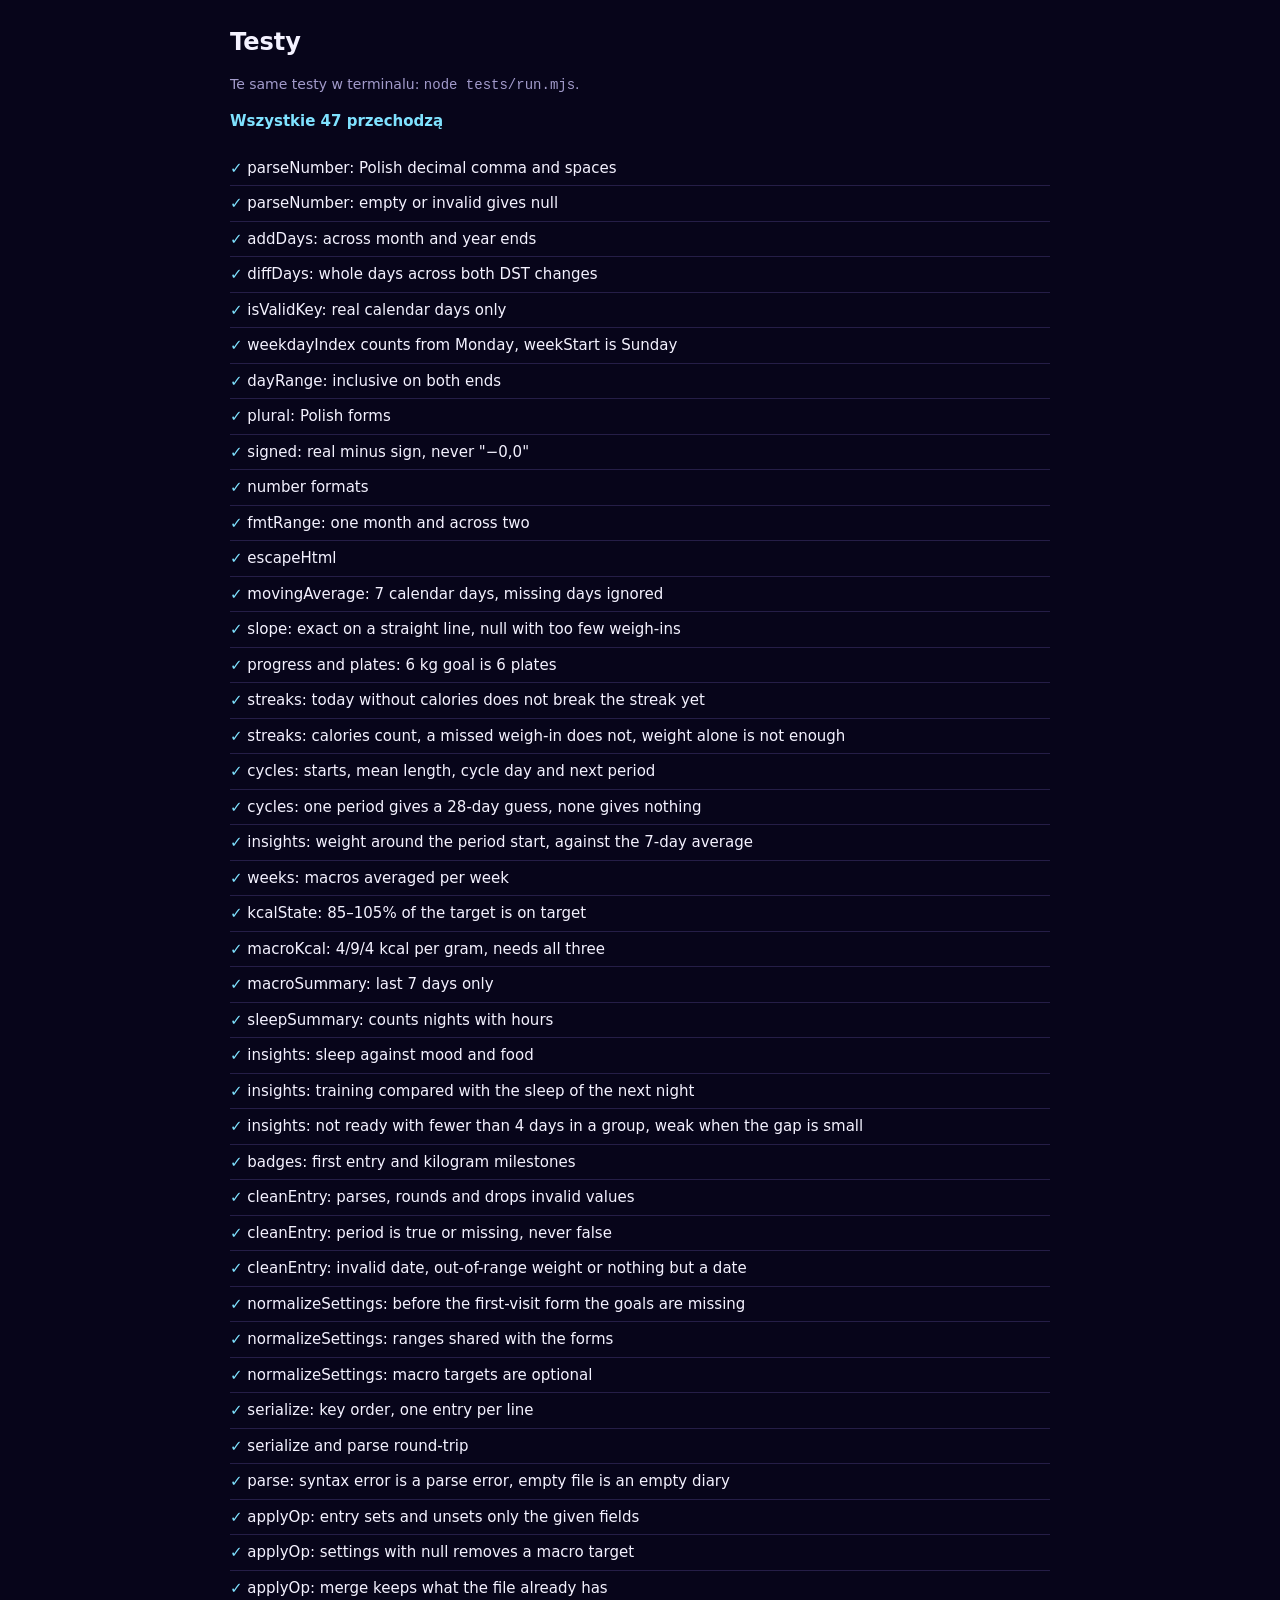
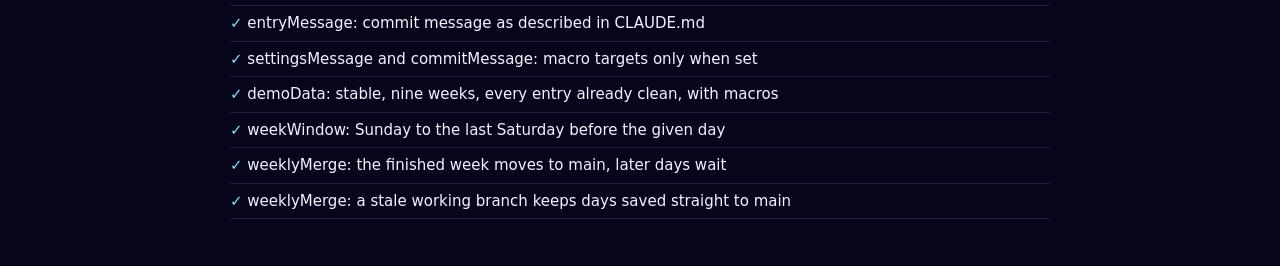
<file: tests/index.html>
<!doctype html>
<html lang="pl">
<head>
  <meta charset="utf-8">
  <meta name="viewport" content="width=device-width, initial-scale=1">
  <title>Testy: Dziennik Wercii</title>
  <style>
    :root { color-scheme: dark; --bg: #07051A; --ink: #F4F2FF; --muted: #A29BCB; --ok: #7FE2FF; --bad: #FF6F88; --rule: #251E47; }
    body { margin: 0; padding: 24px 16px 48px; background: var(--bg); color: var(--ink); font: 15px/1.5 system-ui, sans-serif; }
    main { max-width: 820px; margin: 0 auto; }
    h1 { margin: 0 0 4px; font-size: 24px; }
    #summary { margin: 0 0 18px; font-weight: 600; }
    #summary.ok { color: var(--ok); }
    #summary.bad { color: var(--bad); }
    ol { margin: 0; padding: 0; list-style: none; }
    li { padding: 6px 0; border-bottom: 1px solid var(--rule); }
    li.ok::before { content: '✓ '; color: var(--ok); }
    li.bad::before { content: '✗ '; color: var(--bad); }
    pre { margin: 6px 0 0; padding: 10px; overflow-x: auto; background: #110C27; color: var(--bad); font-size: 13px; white-space: pre-wrap; }
    .hint { color: var(--muted); font-size: 14px; }
  </style>
</head>
<body>
  <main>
    <h1>Testy</h1>
    <p class="hint">Te same testy w terminalu: <code>node tests/run.mjs</code>.</p>
    <p id="summary">Uruchamiam…</p>
    <ol id="results"></ol>
  </main>

  <script src="../web/wercia/js/utils.js"></script>
  <script src="../web/wercia/js/stats.js"></script>
  <script src="../web/wercia/js/store.js"></script>
  <script src="harness.js"></script>
  <script src="utils.test.js"></script>
  <script src="stats.test.js"></script>
  <script src="store.test.js"></script>
  <script>
    (function () {
      const r = DFTest.run();
      const summary = document.getElementById('summary');
      summary.textContent = r.failed
        ? `${r.failed} z ${r.results.length} nie przechodzi`
        : `Wszystkie ${r.results.length} przechodzą`;
      summary.className = r.failed ? 'bad' : 'ok';
      document.title = `${r.failed ? '✗' : '✓'} Testy: Dziennik Wercii`;
      const list = document.getElementById('results');
      // Failures first, so they don't hide in a long list.
      r.results.slice().sort((a, b) => a.ok - b.ok).forEach((t) => {
        const li = document.createElement('li');
        li.className = t.ok ? 'ok' : 'bad';
        li.textContent = t.name;
        if (!t.ok) {
          const pre = document.createElement('pre');
          pre.textContent = t.error;
          li.append(pre);
        }
        list.append(li);
      });
      window.testResults = r;
    })();
  </script>
</body>
</html>
</file>
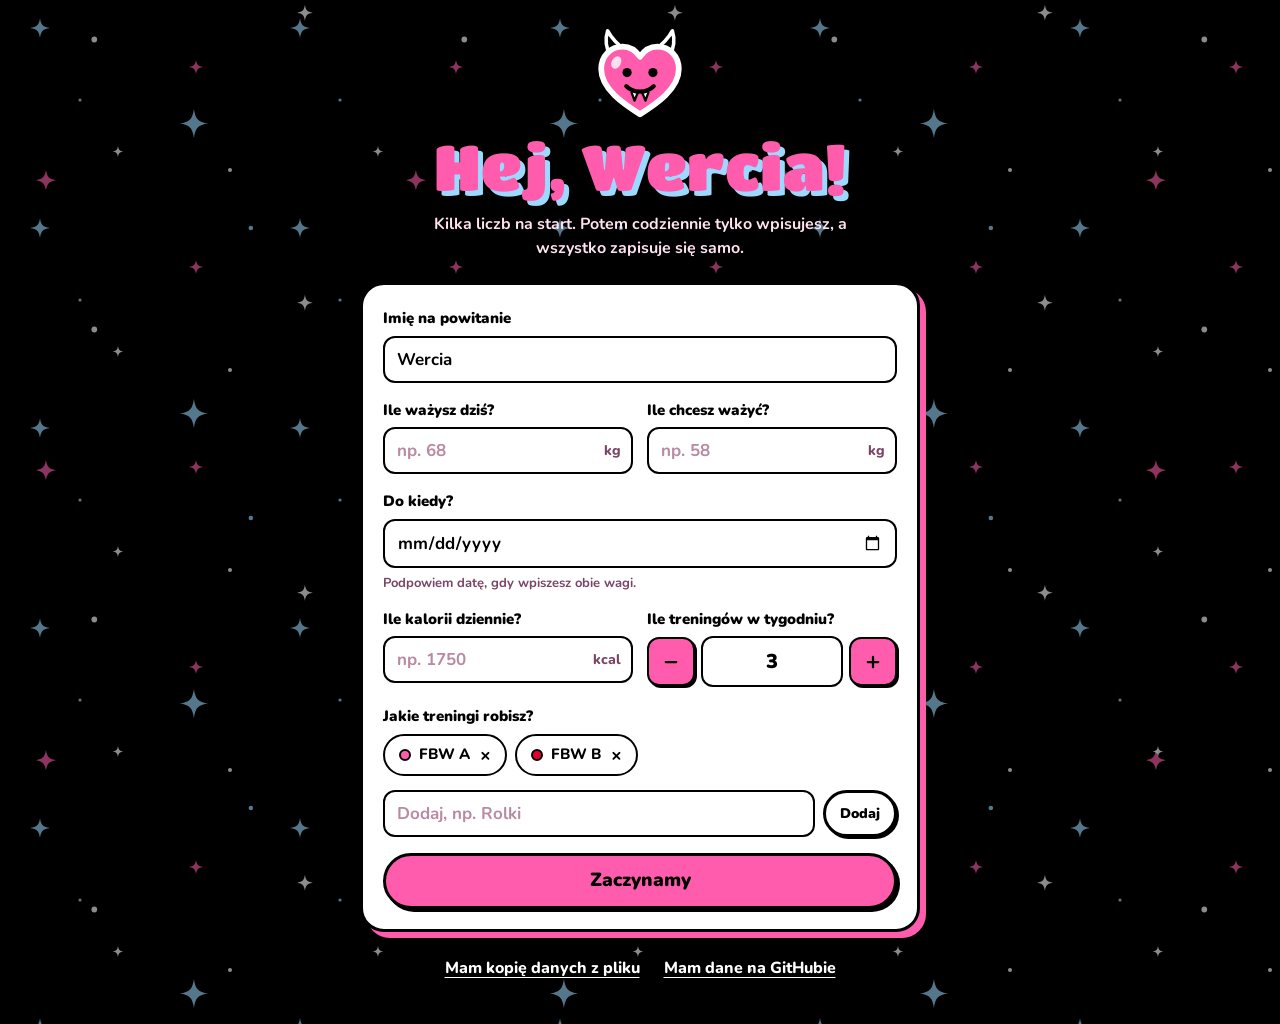
<file: web/wercia/index.html>
<!doctype html>
<html lang="pl">
<head>
  <meta charset="utf-8">
  <meta name="viewport" content="width=device-width, initial-scale=1, viewport-fit=cover">
  <title>Dziennik formy Wercii</title>
  <meta name="description" content="Waga, kalorie, treningi, samopoczucie i sen dzień po dniu.">
  <meta name="color-scheme" content="light">
  <meta name="theme-color" content="#0B0006">
  <meta name="mobile-web-app-capable" content="yes">
  <meta name="apple-mobile-web-app-capable" content="yes">
  <meta name="apple-mobile-web-app-title" content="Wercia">
  <link rel="icon" href="icons/favicon.svg" type="image/svg+xml">
  <link rel="apple-touch-icon" href="icons/apple-touch-icon.png">
  <link rel="manifest" href="manifest.webmanifest">
  <link rel="stylesheet" href="css/fonts.css">
  <link rel="stylesheet" href="css/wercia.css">
</head>
<body class="is-loading">
  <svg class="sprite" aria-hidden="true" focusable="false">
    <symbol id="i-logo" viewBox="0 0 64 64">
      <path d="M12 21C8 14 7.5 8 9.5 2c3 5.5 7.5 10 12.5 13.5z" fill="#000" stroke-width="2.5" stroke-linejoin="round" style="stroke: var(--logo-edge, none)"/>
      <path d="M52 21c4-7 4.5-13 2.5-19-3 5.5-7.5 10-12.5 13.5z" fill="#000" stroke-width="2.5" stroke-linejoin="round" style="stroke: var(--logo-edge, none)"/>
      <path d="M32 60C21 53 5 42.5 5 28.5 5 19.5 11.5 13 20 13c5 0 9 2.6 12 7 3-4.4 7-7 12-7 8.5 0 15 6.5 15 15.5C59 42.5 43 53 32 60z" fill="#FF5CAD" stroke-width="4" stroke-linejoin="round" style="stroke: var(--logo-edge, #000)"/>
      <path d="M26 44.5l2.2 6 2.3-5.6M33.5 44.9l2.3 5.6 2.2-6" fill="#FFF" stroke="#000" stroke-width="1.6" stroke-linejoin="round"/>
      <path d="M22.5 40.5c5 5 14 5 19 0" fill="none" stroke="#000" stroke-width="3" stroke-linecap="round"/>
      <circle cx="23" cy="31" r="3.2" fill="#000"/><circle cx="41" cy="31" r="3.2" fill="#000"/>
      <ellipse cx="15.5" cy="24" rx="3.2" ry="4.6" fill="#FFF" opacity=".8" transform="rotate(28 15.5 24)"/>
    </symbol>
    <symbol id="i-heart" viewBox="0 0 24 22"><path d="M12 21.4 10.6 20.1C5.4 15.4 2 12.3 2 8.5 2 5.4 4.4 3 7.5 3c1.7 0 3.4.8 4.5 2.1C13.1 3.8 14.8 3 16.5 3 19.6 3 22 5.4 22 8.5c0 3.8-3.4 6.9-8.6 11.6z"/></symbol>
    <symbol id="i-settings" viewBox="0 0 24 24"><path d="M4 7h8M18 7h2M4 17h2M12 17h8" fill="none" stroke="currentColor" stroke-width="2.4" stroke-linecap="round"/><circle cx="15" cy="7" r="2.6" fill="none" stroke="currentColor" stroke-width="2.4"/><circle cx="9" cy="17" r="2.6" fill="none" stroke="currentColor" stroke-width="2.4"/></symbol>
    <symbol id="i-plus" viewBox="0 0 24 24"><path d="M12 5v14M5 12h14" fill="none" stroke="currentColor" stroke-width="3" stroke-linecap="round"/></symbol>
    <symbol id="i-minus" viewBox="0 0 24 24"><path d="M5 12h14" fill="none" stroke="currentColor" stroke-width="3" stroke-linecap="round"/></symbol>
    <symbol id="i-close" viewBox="0 0 24 24"><path d="M6 6l12 12M18 6 6 18" fill="none" stroke="currentColor" stroke-width="2.6" stroke-linecap="round"/></symbol>
  </svg>

  <template id="onboarding-tpl">
    <section class="onboarding" id="onboarding" aria-labelledby="ob-title">
      <div class="ob-inner">
        <svg class="ob-mark" aria-hidden="true"><use href="#i-logo"/></svg>
        <h1 id="ob-title">Hej, Wercia!</h1>
        <p class="ob-lead">Kilka liczb na start. Potem codziennie tylko wpisujesz, a wszystko zapisuje się samo.</p>

        <form class="ob-card" id="ob-form" novalidate>
          <div class="field">
            <label for="ob-name">Imię na powitanie</label>
            <input id="ob-name" autocomplete="given-name" maxlength="40">
          </div>
          <div class="grid-2">
            <div class="field">
              <label for="ob-weight">Ile ważysz dziś?</label>
              <div class="with-unit"><input id="ob-weight" inputmode="decimal" autocomplete="off" placeholder="np. 68"><span class="unit">kg</span></div>
            </div>
            <div class="field">
              <label for="ob-target">Ile chcesz ważyć?</label>
              <div class="with-unit"><input id="ob-target" inputmode="decimal" autocomplete="off" placeholder="np. 58"><span class="unit">kg</span></div>
            </div>
          </div>
          <div class="field">
            <label for="ob-date">Do kiedy?</label>
            <input id="ob-date" type="date">
            <p class="hint" id="ob-date-hint"></p>
          </div>
          <div class="grid-2">
            <div class="field">
              <label for="ob-kcal">Ile kalorii dziennie?</label>
              <div class="with-unit"><input id="ob-kcal" inputmode="numeric" autocomplete="off" placeholder="np. 1750"><span class="unit">kcal</span></div>
              <p class="hint" id="ob-kcal-hint"></p>
            </div>
            <div class="field">
              <label for="ob-weekly">Ile treningów w tygodniu?</label>
              <div class="stepper is-count">
                <button type="button" class="step" data-count="-1" aria-label="Mniej treningów"><svg aria-hidden="true"><use href="#i-minus"/></svg></button>
                <input id="ob-weekly" inputmode="numeric" autocomplete="off" value="3">
                <button type="button" class="step" data-count="1" aria-label="Więcej treningów"><svg aria-hidden="true"><use href="#i-plus"/></svg></button>
              </div>
            </div>
          </div>
          <fieldset class="field">
            <legend>Jakie treningi robisz?</legend>
            <div class="chips" id="ob-trainings"></div>
            <div class="add-row">
              <input id="ob-new-training" maxlength="24" autocomplete="off" placeholder="Dodaj, np. Rolki" aria-label="Nowy rodzaj treningu">
              <button type="button" class="btn btn-small" id="ob-add">Dodaj</button>
            </div>
          </fieldset>
          <p class="form-error" id="ob-error" role="alert" hidden></p>
          <button type="submit" class="btn btn-primary btn-big">Zaczynamy</button>
        </form>

        <div class="ob-more">
          <button type="button" class="link" id="ob-import">Mam kopię danych z pliku</button>
          <button type="button" class="link" id="ob-sync">Mam dane na GitHubie</button>
        </div>
      </div>
    </section>
  </template>

  <header class="topbar" id="topbar" hidden>
    <div class="brand">
      <svg class="brand-mark" aria-hidden="true"><use href="#i-logo"/></svg>
      <span>Wercia</span>
    </div>
    <div class="topbar-actions">
      <button type="button" class="streak" id="streak" hidden>
        <span class="streak-fire" aria-hidden="true">🔥</span>
        <span class="streak-num" id="streak-num"></span>
        <span class="streak-unit" id="streak-unit"></span>
      </button>
      <button class="icon-btn" id="btn-settings" type="button" aria-label="Ustawienia" title="Ustawienia">
        <svg aria-hidden="true"><use href="#i-settings"/></svg>
      </button>
    </div>
  </header>

  <div class="banner" id="banner" hidden>
    <div class="banner-inner">
      <p id="banner-text"></p>
      <button type="button" class="banner-action" id="banner-action"></button>
    </div>
  </div>

  <main id="app" hidden>
    <nav class="tabs" id="tabs" aria-label="Widok">
      <div class="tabs-inner" role="tablist">
        <button type="button" role="tab" id="tab-przeglad" data-tab="przeglad" aria-selected="true">Przegląd</button>
        <button type="button" role="tab" id="tab-tygodnie" data-tab="tygodnie" aria-selected="false">Tygodnie</button>
        <button type="button" role="tab" id="tab-dziennik" data-tab="dziennik" aria-selected="false">Dziennik</button>
      </div>
    </nav>

    <section class="stage" data-panel="przeglad" aria-labelledby="hello">
      <div class="stage-inner">
        <div class="stage-top">
          <h1 id="hello">Hej.</h1>
          <p class="today-line" id="today-line"></p>
        </div>

        <figure class="barbell-figure">
          <div class="barbell" id="barbell"></div>
          <figcaption class="barbell-caption" id="barbell-caption"></figcaption>
        </figure>

        <div class="readout" id="readout" hidden>
          <div class="readout-main">
            <p class="big" id="trend-weight"></p>
            <p class="big-sub" id="trend-sub"></p>
          </div>
          <dl class="facts" id="facts"></dl>
        </div>

        <div class="coach">
          <svg class="coach-mark" aria-hidden="true"><use href="#i-logo"/></svg>
          <p id="coach"></p>
        </div>
      </div>
    </section>

    <div class="wrap">
      <section class="today card" id="today" data-panel="przeglad" aria-labelledby="today-title">
        <div class="today-head">
          <h2 id="today-title">Dziś <small id="today-date"></small></h2>
          <p class="save-state" id="today-state" aria-live="polite"></p>
          <button type="button" class="btn btn-small" id="btn-other-day">Inny dzień</button>
        </div>
        <div class="ef" id="today-form"></div>
      </section>

      <section class="tiles" id="tiles" data-panel="przeglad" aria-label="Kafelki. Stuknij, żeby zobaczyć szczegóły."></section>

      <!-- Szczegóły do kafelków: każdy kafelek otwiera jedną kartę. -->
      <div class="details">
      <dialog class="detail" id="d-weight" aria-labelledby="h-weight">
        <button type="button" class="icon-btn detail-close" data-close aria-label="Zamknij">
          <svg aria-hidden="true"><use href="#i-close"/></svg>
        </button>
      <section class="block" aria-labelledby="h-weight">
        <div class="block-head">
          <h2 id="h-weight">Waga</h2>
          <div class="seg" id="range" role="group" aria-label="Zakres wykresów">
            <button type="button" data-range="30" aria-pressed="true">30 dni</button>
            <button type="button" data-range="90" aria-pressed="false">90 dni</button>
            <button type="button" data-range="all" aria-pressed="false">Całość</button>
          </div>
        </div>
        <div class="panel">
          <div class="legend" aria-hidden="true">
            <span class="lg"><i class="sw sw-line" style="--c: var(--pink)"></i>średnia z 7 dni</span>
            <span class="lg"><i class="sw sw-dot" style="--c: var(--black)"></i>pomiar</span>
            <span class="lg"><i class="sw sw-dash" style="--c: var(--blue-line)"></i>plan</span>
            <span class="lg" data-legend="period" hidden><i class="sw sw-sq" style="--c: var(--period-band); border-color: transparent"></i>okres</span>
          </div>
          <div class="chart-box">
            <canvas id="chart-weight" role="img" aria-label="Wykres wagi: pomiary, średnia z 7 dni i plan"></canvas>
            <p class="chart-empty" hidden>Brak pomiarów wagi w tym okresie.</p>
          </div>
        </div>
      </section>
      </dialog>
      <dialog class="detail" id="d-kcal" aria-labelledby="h-kcal">
        <button type="button" class="icon-btn detail-close" data-close aria-label="Zamknij">
          <svg aria-hidden="true"><use href="#i-close"/></svg>
        </button>
      <section class="block" aria-labelledby="h-kcal">
        <div class="block-head"><h2 id="h-kcal">Kalorie</h2></div>
        <div class="panel">
          <div class="legend" aria-hidden="true">
            <span class="lg"><i class="sw sw-bar" style="--c: var(--pink)"></i>w celu</span>
            <span class="lg"><i class="sw sw-bar" style="--c: var(--red)"></i>ponad cel</span>
            <span class="lg"><i class="sw sw-bar" style="--c: var(--blue)"></i>poniżej celu</span>
            <span class="lg"><i class="sw sw-dash" style="--c: var(--black)"></i>cel</span>
          </div>
          <div class="chart-box">
            <canvas id="chart-kcal" role="img" aria-label="Wykres kalorii dziennie względem celu"></canvas>
            <p class="chart-empty" hidden>Brak wpisów kalorii w tym okresie.</p>
          </div>
        </div>
      </section>
      </dialog>
      <dialog class="detail" id="d-macro" aria-labelledby="h-macro">
        <button type="button" class="icon-btn detail-close" data-close aria-label="Zamknij">
          <svg aria-hidden="true"><use href="#i-close"/></svg>
        </button>
      <section class="block" aria-labelledby="h-macro">
        <div class="block-head">
          <h2 id="h-macro">Makro</h2>
          <p class="block-note" id="macro-note"></p>
        </div>
        <div class="panel">
          <div class="legend" aria-hidden="true">
            <span class="lg"><i class="sw sw-bar" style="--c: var(--macro-protein)"></i>białko</span>
            <span class="lg"><i class="sw sw-bar" style="--c: var(--macro-fat)"></i>tłuszcze</span>
            <span class="lg"><i class="sw sw-bar" style="--c: var(--macro-carbs)"></i>węgle</span>
            <span class="lg"><i class="sw sw-dash" style="--c: var(--black)"></i>cel kalorii</span>
          </div>
          <div class="chart-box">
            <canvas id="chart-macro" role="img" aria-label="Wykres kalorii z białka, tłuszczów i węglowodanów dziennie"></canvas>
            <p class="chart-empty" hidden>Brak wpisów makro w tym okresie.</p>
          </div>
          <p class="caption">Słupek to kalorie z makro: białko i węgle po 4 kcal na gram, tłuszcze 9.</p>
        </div>
      </section>
      </dialog>
      <dialog class="detail" id="d-sleep" aria-labelledby="h-sleep">
        <button type="button" class="icon-btn detail-close" data-close aria-label="Zamknij">
          <svg aria-hidden="true"><use href="#i-close"/></svg>
        </button>
      <section class="block" aria-labelledby="h-sleep">
        <div class="block-head"><h2 id="h-sleep">Sen</h2></div>
        <div class="panel">
          <div class="legend" aria-hidden="true">
            <span class="lg"><i class="sw sw-bar" style="--c: var(--blue)"></i>7 h i więcej</span>
            <span class="lg"><i class="sw sw-bar" style="--c: var(--blush-strong)"></i>mniej niż 7 h</span>
            <span class="lg"><i class="sw sw-dash" style="--c: var(--black)"></i>zalecane minimum</span>
          </div>
          <div class="chart-box">
            <canvas id="chart-sleep" role="img" aria-label="Wykres godzin snu względem 7 godzin"></canvas>
            <p class="chart-empty" hidden>Brak wpisów snu w tym okresie.</p>
          </div>
          <h3 class="chart-sub">Ocena snu <small>0–100</small></h3>
          <div class="chart-box is-short">
            <canvas id="chart-sleep-score" role="img" aria-label="Wykres oceny snu w skali 0–100"></canvas>
            <p class="chart-empty" hidden>Brak ocen snu w tym okresie.</p>
          </div>
        </div>
      </section>
      </dialog>
      <dialog class="detail" id="d-train" aria-labelledby="h-train">
        <button type="button" class="icon-btn detail-close" data-close aria-label="Zamknij">
          <svg aria-hidden="true"><use href="#i-close"/></svg>
        </button>
      <section class="block" aria-labelledby="h-train">
        <div class="block-head">
          <h2 id="h-train">Treningi</h2>
          <p class="block-note" id="train-count"></p>
        </div>
        <div class="panel">
          <div class="heatmap" id="heatmap" role="img"></div>
          <p class="caption" id="heat-caption"></p>
          <div class="legend" id="heat-legend"></div>
        </div>
      </section>
      </dialog>
      <dialog class="detail" id="d-insights" aria-labelledby="h-insights">
        <button type="button" class="icon-btn detail-close" data-close aria-label="Zamknij">
          <svg aria-hidden="true"><use href="#i-close"/></svg>
        </button>
      <section class="block" aria-labelledby="h-insights">
        <div class="block-head">
          <h2 id="h-insights">Zależności</h2>
          <p class="block-note">ostatnie 90 dni</p>
        </div>
        <ul class="insights" id="insights"></ul>
        <p class="caption" id="insights-caption"></p>
      </section>
      </dialog>
      <dialog class="detail" id="d-badges" aria-labelledby="h-badges">
        <button type="button" class="icon-btn detail-close" data-close aria-label="Zamknij">
          <svg aria-hidden="true"><use href="#i-close"/></svg>
        </button>
      <section class="block" aria-labelledby="h-badges">
        <div class="block-head">
          <h2 id="h-badges">Odznaki</h2>
          <p class="block-note" id="badges-count"></p>
        </div>
        <ul class="badges" id="badges"></ul>
        <p class="caption" id="badge-caption" aria-live="polite"></p>
      </section>
      </dialog>
      <dialog class="detail" id="d-mood" aria-labelledby="h-mood">
        <button type="button" class="icon-btn detail-close" data-close aria-label="Zamknij">
          <svg aria-hidden="true"><use href="#i-close"/></svg>
        </button>
      <section class="block" aria-labelledby="h-mood">
        <div class="block-head">
          <h2 id="h-mood">Samopoczucie</h2>
          <p class="block-note" id="mood-note"></p>
        </div>
        <ol class="mood-days" id="mood-days"></ol>
        <p class="caption" id="mood-caption"></p>
      </section>
      </dialog>
      </div>

      <section class="block weeks" id="weeks" data-panel="tygodnie" aria-labelledby="h-weeks">
        <div class="block-head">
          <h2 id="h-weeks">Tygodnie</h2>
          <p class="block-note" id="weeks-note"></p>
        </div>
        <div class="wk-head" aria-hidden="true">
          <span>nd</span><span>pn</span><span>wt</span><span>śr</span><span>czw</span><span>pt</span><span>sob</span>
        </div>
        <div id="weeks-list"></div>
        <button type="button" class="btn" id="btn-weeks-more" hidden>Pokaż starsze tygodnie</button>
      </section>

      <section class="block logbook" id="logbook" data-panel="dziennik" aria-labelledby="h-log">
        <div class="block-head">
          <h2 id="h-log">Dziennik</h2>
          <p class="block-note" id="log-count"></p>
        </div>
        <div class="panel" id="log"></div>
        <button type="button" class="btn" id="btn-more" hidden>Pokaż starsze</button>
      </section>
    </div>
  </main>

  <button type="button" class="fab" id="fab" hidden>
    <svg aria-hidden="true"><use href="#i-plus"/></svg>
    <span>Dodaj wpis</span>
  </button>

  <dialog class="sheet" id="entry-sheet" aria-labelledby="entry-title">
    <div class="sheet-head">
      <h2 id="entry-title">Wpis</h2>
      <button type="button" class="icon-btn" data-close aria-label="Zamknij">
        <svg aria-hidden="true"><use href="#i-close"/></svg>
      </button>
    </div>
    <div class="sheet-body">
      <div class="field">
        <label for="s-date">Dzień</label>
        <div class="date-row">
          <input type="date" id="s-date">
          <button type="button" class="chip day-chip" data-offset="-1" aria-pressed="false">Wczoraj</button>
          <button type="button" class="chip day-chip" data-offset="-2" aria-pressed="false">Przedwczoraj</button>
        </div>
      </div>
      <div class="ef" id="sheet-form"></div>
    </div>
    <div class="sheet-foot">
      <p class="save-state" id="sheet-state" aria-live="polite"></p>
      <button type="button" class="btn btn-danger" id="btn-delete" hidden>Usuń wpis</button>
      <button type="button" class="btn btn-primary" data-close>Gotowe</button>
    </div>
  </dialog>

  <dialog class="sheet" id="settings-sheet" aria-labelledby="settings-title">
    <div class="sheet-head">
      <h2 id="settings-title">Ustawienia</h2>
      <button type="button" class="icon-btn" data-close aria-label="Zamknij">
        <svg aria-hidden="true"><use href="#i-close"/></svg>
      </button>
    </div>
    <div class="sheet-body">
      <section class="settings-group" id="goals-group" aria-labelledby="h-goals">
        <h3 id="h-goals">Cele</h3>
        <form id="goals-form" novalidate>
          <div class="grid-2">
            <div class="field span-2">
              <label for="g-name">Imię na powitanie</label>
              <input id="g-name" autocomplete="off" maxlength="40">
            </div>
            <div class="field">
              <label for="g-startDate">Start</label>
              <input id="g-startDate" type="date">
            </div>
            <div class="field">
              <label for="g-startWeight">Waga na starcie</label>
              <div class="with-unit"><input id="g-startWeight" inputmode="decimal" autocomplete="off"><span class="unit">kg</span></div>
            </div>
            <div class="field">
              <label for="g-targetDate">Termin celu</label>
              <input id="g-targetDate" type="date">
            </div>
            <div class="field">
              <label for="g-targetWeight">Waga docelowa</label>
              <div class="with-unit"><input id="g-targetWeight" inputmode="decimal" autocomplete="off"><span class="unit">kg</span></div>
            </div>
            <div class="field">
              <label for="g-kcal">Kalorie dziennie</label>
              <div class="with-unit"><input id="g-kcal" inputmode="numeric" autocomplete="off"><span class="unit">kcal</span></div>
            </div>
            <fieldset class="field span-2">
              <legend>Makro dziennie <small>opcjonalnie</small></legend>
              <div class="macro-row">
                <div class="field">
                  <label for="g-protein" class="sub-label">Białko</label>
                  <div class="with-unit"><input id="g-protein" inputmode="numeric" autocomplete="off"><span class="unit">g</span></div>
                </div>
                <div class="field">
                  <label for="g-fat" class="sub-label">Tłuszcze</label>
                  <div class="with-unit"><input id="g-fat" inputmode="numeric" autocomplete="off"><span class="unit">g</span></div>
                </div>
                <div class="field">
                  <label for="g-carbs" class="sub-label">Węgle</label>
                  <div class="with-unit"><input id="g-carbs" inputmode="numeric" autocomplete="off"><span class="unit">g</span></div>
                </div>
              </div>
              <p class="hint" id="g-macro-hint"></p>
            </fieldset>
            <div class="field">
              <label for="g-weekly">Treningi w tygodniu</label>
              <input id="g-weekly" inputmode="numeric" autocomplete="off">
            </div>
            <div class="field span-2">
              <label for="g-trainings">Rodzaje treningów</label>
              <input id="g-trainings" autocomplete="off" spellcheck="false">
              <p class="hint">Oddziel przecinkami. Kolejność ustala kolory: różowy, czerwony, błękitny, czarny, biały.</p>
            </div>
          </div>
          <p class="form-msg" id="goals-msg" role="status" hidden></p>
          <div class="row-actions">
            <button type="submit" class="btn btn-primary">Zapisz cele</button>
          </div>
        </form>
      </section>

      <section class="settings-group" id="backup-group" aria-labelledby="h-backup">
        <h3 id="h-backup">Kopia danych</h3>
        <p class="hint" id="backup-hint"></p>
        <div class="row-actions">
          <button type="button" class="btn" id="btn-export">Pobierz kopię</button>
          <button type="button" class="btn" id="btn-import">Wczytaj kopię</button>
        </div>
        <div class="confirm-row" id="import-confirm" hidden>
          <p id="import-summary"></p>
          <div class="row-actions">
            <button type="button" class="btn btn-danger is-armed" id="btn-import-yes">Zastąp moje dane</button>
            <button type="button" class="btn" id="btn-import-no">Anuluj</button>
          </div>
        </div>
        <p class="form-msg" id="backup-msg" role="status" hidden></p>
      </section>

      <section class="settings-group" aria-labelledby="h-sync">
        <h3 id="h-sync">Synchronizacja z GitHubem</h3>
        <p class="hint">Wpisy trafiają do pliku <code>data/wercia.json</code> w repozytorium, więc są na każdym urządzeniu, a Claude i automaty GitHuba mogą je dopisywać i czytać. Repozytorium jest publiczne, żeby te automaty działały bez dodatkowych kluczy, więc dziennik widzi każdy, kto ma link.</p>
        <p class="hint" id="sync-status"></p>
        <form id="sync-form" novalidate>
          <div class="grid-2">
            <div class="field">
              <label for="y-owner">Właściciel</label>
              <input id="y-owner" autocomplete="off" autocapitalize="off" spellcheck="false" placeholder="login na GitHubie">
            </div>
            <div class="field">
              <label for="y-repo">Repozytorium</label>
              <input id="y-repo" autocomplete="off" autocapitalize="off" spellcheck="false" placeholder="np. dziennik-wercii">
            </div>
            <div class="field">
              <label for="y-branch">Gałąź</label>
              <input id="y-branch" autocomplete="off" autocapitalize="off" spellcheck="false" placeholder="main">
            </div>
            <div class="field">
              <label for="y-path">Plik z danymi</label>
              <input id="y-path" autocomplete="off" autocapitalize="off" spellcheck="false" placeholder="data/wercia.json">
            </div>
            <div class="field span-2">
              <label for="y-token">Token GitHuba</label>
              <input id="y-token" type="password" autocomplete="off" autocapitalize="off" spellcheck="false">
              <p class="hint">Fine-grained token: tylko to repozytorium, Contents: Read and write. Zostaje w tej przeglądarce.</p>
            </div>
          </div>
          <p class="form-msg" id="sync-msg" role="status" hidden></p>
          <div class="row-actions">
            <button type="submit" class="btn btn-primary" id="btn-connect">Połącz</button>
            <button type="button" class="btn" id="btn-disconnect" hidden>Rozłącz to urządzenie</button>
          </div>
        </form>
      </section>

      <section class="settings-group" id="reset-group" aria-labelledby="h-reset">
        <h3 id="h-reset">Zacznij od nowa</h3>
        <p class="hint">Usuwa cele i wszystkie wpisy z tej przeglądarki i pokazuje formularz startowy. Plik na GitHubie zostaje.</p>
        <div class="row-actions">
          <button type="button" class="btn btn-danger" id="btn-reset">Usuń dane z tej przeglądarki</button>
        </div>
      </section>
    </div>
  </dialog>

  <input type="file" id="import-file" accept="application/json,.json" hidden>
  <div class="toasts" id="toasts" aria-live="polite"></div>

  <noscript><p class="noscript">Dziennik potrzebuje włączonego JavaScriptu.</p></noscript>

  <script src="vendor/chart.umd.min.js"></script>
  <script src="config.js"></script>
  <script src="js/utils.js"></script>
  <script src="js/stats.js"></script>
  <script src="js/store.js"></script>
  <script src="js/barbell.js"></script>
  <script src="js/charts.js"></script>
  <script src="js/confetti.js"></script>
  <script src="js/app.js"></script>
</body>
</html>
</file>
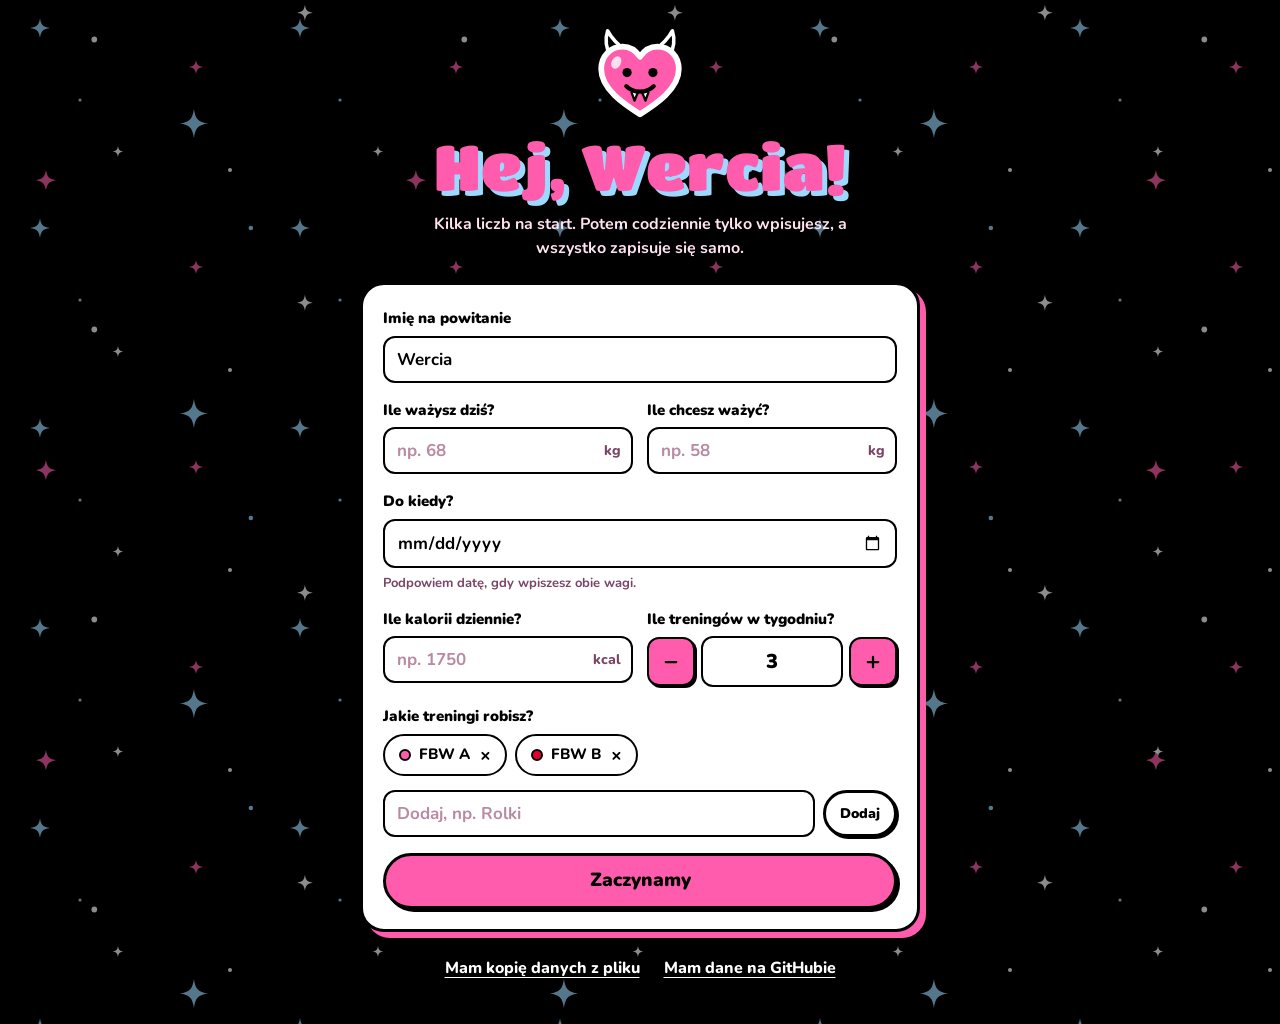
<file: dziennik-formy-wercia/web/wercia/index.html>
<!doctype html>
<html lang="pl">
<head>
  <meta charset="utf-8">
  <meta name="viewport" content="width=device-width, initial-scale=1, viewport-fit=cover">
  <title>Dziennik formy Wercii</title>
  <meta name="description" content="Waga, kalorie, treningi, samopoczucie i sen dzień po dniu.">
  <meta name="color-scheme" content="light">
  <meta name="theme-color" content="#FFE3F0">
  <meta name="mobile-web-app-capable" content="yes">
  <meta name="apple-mobile-web-app-capable" content="yes">
  <meta name="apple-mobile-web-app-title" content="Wercia">
  <link rel="icon" href="icons/favicon.svg" type="image/svg+xml">
  <link rel="apple-touch-icon" href="icons/apple-touch-icon.png">
  <link rel="manifest" href="manifest.webmanifest">
  <link rel="stylesheet" href="css/fonts.css">
  <link rel="stylesheet" href="css/wercia.css">
</head>
<body class="is-loading">
  <svg class="sprite" aria-hidden="true" focusable="false">
    <symbol id="i-logo" viewBox="0 0 64 64">
      <path d="M12 21C8 14 7.5 8 9.5 2c3 5.5 7.5 10 12.5 13.5z" fill="#000" stroke-width="2.5" stroke-linejoin="round" style="stroke: var(--logo-edge, none)"/>
      <path d="M52 21c4-7 4.5-13 2.5-19-3 5.5-7.5 10-12.5 13.5z" fill="#000" stroke-width="2.5" stroke-linejoin="round" style="stroke: var(--logo-edge, none)"/>
      <path d="M32 60C21 53 5 42.5 5 28.5 5 19.5 11.5 13 20 13c5 0 9 2.6 12 7 3-4.4 7-7 12-7 8.5 0 15 6.5 15 15.5C59 42.5 43 53 32 60z" fill="#FF5CAD" stroke-width="4" stroke-linejoin="round" style="stroke: var(--logo-edge, #000)"/>
      <path d="M26 44.5l2.2 6 2.3-5.6M33.5 44.9l2.3 5.6 2.2-6" fill="#FFF" stroke="#000" stroke-width="1.6" stroke-linejoin="round"/>
      <path d="M22.5 40.5c5 5 14 5 19 0" fill="none" stroke="#000" stroke-width="3" stroke-linecap="round"/>
      <circle cx="23" cy="31" r="3.2" fill="#000"/><circle cx="41" cy="31" r="3.2" fill="#000"/>
      <ellipse cx="15.5" cy="24" rx="3.2" ry="4.6" fill="#FFF" opacity=".8" transform="rotate(28 15.5 24)"/>
    </symbol>
    <symbol id="i-heart" viewBox="0 0 24 22"><path d="M12 21.4 10.6 20.1C5.4 15.4 2 12.3 2 8.5 2 5.4 4.4 3 7.5 3c1.7 0 3.4.8 4.5 2.1C13.1 3.8 14.8 3 16.5 3 19.6 3 22 5.4 22 8.5c0 3.8-3.4 6.9-8.6 11.6z"/></symbol>
    <symbol id="i-settings" viewBox="0 0 24 24"><path d="M4 7h8M18 7h2M4 17h2M12 17h8" fill="none" stroke="currentColor" stroke-width="2.4" stroke-linecap="round"/><circle cx="15" cy="7" r="2.6" fill="none" stroke="currentColor" stroke-width="2.4"/><circle cx="9" cy="17" r="2.6" fill="none" stroke="currentColor" stroke-width="2.4"/></symbol>
    <symbol id="i-plus" viewBox="0 0 24 24"><path d="M12 5v14M5 12h14" fill="none" stroke="currentColor" stroke-width="3" stroke-linecap="round"/></symbol>
    <symbol id="i-minus" viewBox="0 0 24 24"><path d="M5 12h14" fill="none" stroke="currentColor" stroke-width="3" stroke-linecap="round"/></symbol>
    <symbol id="i-close" viewBox="0 0 24 24"><path d="M6 6l12 12M18 6 6 18" fill="none" stroke="currentColor" stroke-width="2.6" stroke-linecap="round"/></symbol>
  </svg>

  <template id="onboarding-tpl">
    <section class="onboarding" id="onboarding" aria-labelledby="ob-title">
      <div class="ob-inner">
        <svg class="ob-mark" aria-hidden="true"><use href="#i-logo"/></svg>
        <h1 id="ob-title">Hej, Wercia!</h1>
        <p class="ob-lead">Kilka liczb na start. Potem codziennie tylko wpisujesz, a wszystko zapisuje się samo.</p>

        <form class="ob-card" id="ob-form" novalidate>
          <div class="field">
            <label for="ob-name">Imię na powitanie</label>
            <input id="ob-name" autocomplete="given-name" maxlength="40">
          </div>
          <div class="grid-2">
            <div class="field">
              <label for="ob-weight">Ile ważysz dziś?</label>
              <div class="with-unit"><input id="ob-weight" inputmode="decimal" autocomplete="off" placeholder="np. 68"><span class="unit">kg</span></div>
            </div>
            <div class="field">
              <label for="ob-target">Ile chcesz ważyć?</label>
              <div class="with-unit"><input id="ob-target" inputmode="decimal" autocomplete="off" placeholder="np. 58"><span class="unit">kg</span></div>
            </div>
          </div>
          <div class="field">
            <label for="ob-date">Do kiedy?</label>
            <input id="ob-date" type="date">
            <p class="hint" id="ob-date-hint"></p>
          </div>
          <div class="grid-2">
            <div class="field">
              <label for="ob-kcal">Ile kalorii dziennie?</label>
              <div class="with-unit"><input id="ob-kcal" inputmode="numeric" autocomplete="off" placeholder="np. 1750"><span class="unit">kcal</span></div>
              <p class="hint" id="ob-kcal-hint"></p>
            </div>
            <div class="field">
              <label for="ob-weekly">Ile treningów w tygodniu?</label>
              <div class="stepper is-count">
                <button type="button" class="step" data-count="-1" aria-label="Mniej treningów"><svg aria-hidden="true"><use href="#i-minus"/></svg></button>
                <input id="ob-weekly" inputmode="numeric" autocomplete="off" value="3">
                <button type="button" class="step" data-count="1" aria-label="Więcej treningów"><svg aria-hidden="true"><use href="#i-plus"/></svg></button>
              </div>
            </div>
          </div>
          <fieldset class="field">
            <legend>Jakie treningi robisz?</legend>
            <div class="chips" id="ob-trainings"></div>
            <div class="add-row">
              <input id="ob-new-training" maxlength="24" autocomplete="off" placeholder="Dodaj, np. Rolki" aria-label="Nowy rodzaj treningu">
              <button type="button" class="btn btn-small" id="ob-add">Dodaj</button>
            </div>
          </fieldset>
          <p class="form-error" id="ob-error" role="alert" hidden></p>
          <button type="submit" class="btn btn-primary btn-big">Zaczynamy</button>
        </form>

        <div class="ob-more">
          <button type="button" class="link" id="ob-import">Mam kopię danych z pliku</button>
          <button type="button" class="link" id="ob-sync">Mam dane na GitHubie</button>
        </div>
      </div>
    </section>
  </template>

  <header class="topbar" id="topbar" hidden>
    <div class="brand">
      <svg class="brand-mark" aria-hidden="true"><use href="#i-logo"/></svg>
      <span>Wercia</span>
    </div>
    <div class="topbar-actions">
      <span class="streak" id="streak" hidden></span>
      <button class="icon-btn" id="btn-settings" type="button" aria-label="Ustawienia" title="Ustawienia">
        <svg aria-hidden="true"><use href="#i-settings"/></svg>
      </button>
    </div>
  </header>

  <div class="banner" id="banner" hidden>
    <div class="banner-inner">
      <p id="banner-text"></p>
      <button type="button" class="banner-action" id="banner-action"></button>
    </div>
  </div>

  <main id="app" hidden>
    <section class="stage" aria-labelledby="hello">
      <div class="stage-inner">
        <div class="stage-top">
          <h1 id="hello">Hej.</h1>
          <p class="today-line" id="today-line"></p>
        </div>

        <figure class="barbell-figure">
          <div class="barbell" id="barbell"></div>
          <figcaption class="barbell-caption" id="barbell-caption"></figcaption>
        </figure>

        <div class="readout" id="readout" hidden>
          <div class="readout-main">
            <p class="big" id="trend-weight"></p>
            <p class="big-sub" id="trend-sub"></p>
          </div>
          <dl class="facts" id="facts"></dl>
        </div>

        <div class="coach">
          <svg class="coach-mark" aria-hidden="true"><use href="#i-logo"/></svg>
          <p id="coach"></p>
        </div>
      </div>
    </section>

    <div class="wrap">
      <section class="today card" id="today" aria-labelledby="today-title">
        <div class="today-head">
          <h2 id="today-title">Dziś <small id="today-date"></small></h2>
          <p class="save-state" id="today-state" aria-live="polite"></p>
          <button type="button" class="btn btn-small" id="btn-other-day">Inny dzień</button>
        </div>
        <div class="ef" id="today-form"></div>
      </section>

      <section class="week" id="week" aria-label="Ostatnie 7 dni"></section>

      <div class="columns">
        <div class="col-main">
          <section class="block" aria-labelledby="h-weight">
            <div class="block-head">
              <h2 id="h-weight">Waga</h2>
              <div class="seg" id="range" role="group" aria-label="Zakres wykresów">
                <button type="button" data-range="30" aria-pressed="true">30 dni</button>
                <button type="button" data-range="90" aria-pressed="false">90 dni</button>
                <button type="button" data-range="all" aria-pressed="false">Całość</button>
              </div>
            </div>
            <div class="panel">
              <div class="legend" aria-hidden="true">
                <span class="lg"><i class="sw sw-line" style="--c: var(--pink)"></i>średnia z 7 dni</span>
                <span class="lg"><i class="sw sw-dot" style="--c: var(--black)"></i>pomiar</span>
                <span class="lg"><i class="sw sw-dash" style="--c: var(--blue-line)"></i>plan</span>
              </div>
              <div class="chart-box">
                <canvas id="chart-weight" role="img" aria-label="Wykres wagi: pomiary, średnia z 7 dni i plan"></canvas>
                <p class="chart-empty" hidden>Brak pomiarów wagi w tym okresie.</p>
              </div>
            </div>
          </section>

          <section class="block" aria-labelledby="h-kcal">
            <div class="block-head"><h2 id="h-kcal">Kalorie</h2></div>
            <div class="panel">
              <div class="legend" aria-hidden="true">
                <span class="lg"><i class="sw sw-bar" style="--c: var(--pink)"></i>w celu</span>
                <span class="lg"><i class="sw sw-bar" style="--c: var(--red)"></i>ponad cel</span>
                <span class="lg"><i class="sw sw-bar" style="--c: var(--blue)"></i>poniżej celu</span>
                <span class="lg"><i class="sw sw-dash" style="--c: var(--black)"></i>cel</span>
              </div>
              <div class="chart-box">
                <canvas id="chart-kcal" role="img" aria-label="Wykres kalorii dziennie względem celu"></canvas>
                <p class="chart-empty" hidden>Brak wpisów kalorii w tym okresie.</p>
              </div>
            </div>
          </section>

          <section class="block" aria-labelledby="h-macro">
            <div class="block-head">
              <h2 id="h-macro">Makro</h2>
              <p class="block-note" id="macro-note"></p>
            </div>
            <div class="panel">
              <div class="legend" aria-hidden="true">
                <span class="lg"><i class="sw sw-bar" style="--c: var(--macro-protein)"></i>białko</span>
                <span class="lg"><i class="sw sw-bar" style="--c: var(--macro-fat)"></i>tłuszcze</span>
                <span class="lg"><i class="sw sw-bar" style="--c: var(--macro-carbs)"></i>węgle</span>
                <span class="lg"><i class="sw sw-dash" style="--c: var(--black)"></i>cel kalorii</span>
              </div>
              <div class="chart-box">
                <canvas id="chart-macro" role="img" aria-label="Wykres kalorii z białka, tłuszczów i węglowodanów dziennie"></canvas>
                <p class="chart-empty" hidden>Brak wpisów makro w tym okresie.</p>
              </div>
              <p class="caption">Słupek to kalorie z makro: białko i węgle po 4 kcal na gram, tłuszcze 9.</p>
            </div>
          </section>

          <section class="block" aria-labelledby="h-sleep">
            <div class="block-head"><h2 id="h-sleep">Sen</h2></div>
            <div class="panel">
              <div class="legend" aria-hidden="true">
                <span class="lg"><i class="sw sw-bar" style="--c: var(--blue)"></i>7 h i więcej</span>
                <span class="lg"><i class="sw sw-bar" style="--c: var(--blush-strong)"></i>mniej niż 7 h</span>
                <span class="lg"><i class="sw sw-dash" style="--c: var(--black)"></i>zalecane minimum</span>
              </div>
              <div class="chart-box">
                <canvas id="chart-sleep" role="img" aria-label="Wykres godzin snu względem 7 godzin"></canvas>
                <p class="chart-empty" hidden>Brak wpisów snu w tym okresie.</p>
              </div>
              <h3 class="chart-sub">Ocena snu <small>0–100</small></h3>
              <div class="chart-box is-short">
                <canvas id="chart-sleep-score" role="img" aria-label="Wykres oceny snu w skali 0–100"></canvas>
                <p class="chart-empty" hidden>Brak ocen snu w tym okresie.</p>
              </div>
            </div>
          </section>
        </div>

        <div class="col-side">
          <section class="block" aria-labelledby="h-train">
            <div class="block-head">
              <h2 id="h-train">Treningi</h2>
              <p class="block-note" id="train-count"></p>
            </div>
            <div class="panel">
              <div class="heatmap" id="heatmap" role="img"></div>
              <p class="caption" id="heat-caption"></p>
              <div class="legend" id="heat-legend"></div>
            </div>
          </section>

          <section class="block" aria-labelledby="h-insights">
            <div class="block-head">
              <h2 id="h-insights">Zależności</h2>
              <p class="block-note">ostatnie 90 dni</p>
            </div>
            <ul class="insights" id="insights"></ul>
            <p class="caption" id="insights-caption"></p>
          </section>

          <section class="block" aria-labelledby="h-badges">
            <div class="block-head">
              <h2 id="h-badges">Odznaki</h2>
              <p class="block-note" id="badges-count"></p>
            </div>
            <ul class="badges" id="badges"></ul>
            <p class="caption" id="badge-caption" aria-live="polite"></p>
          </section>
        </div>
      </div>

      <section class="block weeks" id="weeks" aria-labelledby="h-weeks">
        <div class="block-head">
          <h2 id="h-weeks">Tygodnie</h2>
          <p class="block-note" id="weeks-note"></p>
        </div>
        <div class="wk-head" aria-hidden="true">
          <span>pn</span><span>wt</span><span>śr</span><span>czw</span><span>pt</span><span>sob</span><span>nd</span>
        </div>
        <div id="weeks-list"></div>
        <button type="button" class="btn" id="btn-weeks-more" hidden>Pokaż starsze tygodnie</button>
      </section>

      <section class="block logbook" id="logbook" aria-labelledby="h-log">
        <div class="block-head">
          <h2 id="h-log">Dziennik</h2>
          <p class="block-note" id="log-count"></p>
        </div>
        <div class="panel" id="log"></div>
        <button type="button" class="btn" id="btn-more" hidden>Pokaż starsze</button>
      </section>
    </div>
  </main>

  <dialog class="sheet" id="entry-sheet" aria-labelledby="entry-title">
    <div class="sheet-head">
      <h2 id="entry-title">Wpis</h2>
      <button type="button" class="icon-btn" data-close aria-label="Zamknij">
        <svg aria-hidden="true"><use href="#i-close"/></svg>
      </button>
    </div>
    <div class="sheet-body">
      <div class="field">
        <label for="s-date">Dzień</label>
        <div class="date-row">
          <input type="date" id="s-date">
          <button type="button" class="chip day-chip" data-offset="-1" aria-pressed="false">Wczoraj</button>
          <button type="button" class="chip day-chip" data-offset="-2" aria-pressed="false">Przedwczoraj</button>
        </div>
      </div>
      <div class="ef" id="sheet-form"></div>
    </div>
    <div class="sheet-foot">
      <p class="save-state" id="sheet-state" aria-live="polite"></p>
      <button type="button" class="btn btn-danger" id="btn-delete" hidden>Usuń wpis</button>
      <button type="button" class="btn btn-primary" data-close>Gotowe</button>
    </div>
  </dialog>

  <dialog class="sheet" id="settings-sheet" aria-labelledby="settings-title">
    <div class="sheet-head">
      <h2 id="settings-title">Ustawienia</h2>
      <button type="button" class="icon-btn" data-close aria-label="Zamknij">
        <svg aria-hidden="true"><use href="#i-close"/></svg>
      </button>
    </div>
    <div class="sheet-body">
      <section class="settings-group" id="goals-group" aria-labelledby="h-goals">
        <h3 id="h-goals">Cele</h3>
        <form id="goals-form" novalidate>
          <div class="grid-2">
            <div class="field span-2">
              <label for="g-name">Imię na powitanie</label>
              <input id="g-name" autocomplete="off" maxlength="40">
            </div>
            <div class="field">
              <label for="g-startDate">Start</label>
              <input id="g-startDate" type="date">
            </div>
            <div class="field">
              <label for="g-startWeight">Waga na starcie</label>
              <div class="with-unit"><input id="g-startWeight" inputmode="decimal" autocomplete="off"><span class="unit">kg</span></div>
            </div>
            <div class="field">
              <label for="g-targetDate">Termin celu</label>
              <input id="g-targetDate" type="date">
            </div>
            <div class="field">
              <label for="g-targetWeight">Waga docelowa</label>
              <div class="with-unit"><input id="g-targetWeight" inputmode="decimal" autocomplete="off"><span class="unit">kg</span></div>
            </div>
            <div class="field">
              <label for="g-kcal">Kalorie dziennie</label>
              <div class="with-unit"><input id="g-kcal" inputmode="numeric" autocomplete="off"><span class="unit">kcal</span></div>
            </div>
            <fieldset class="field span-2">
              <legend>Makro dziennie <small>opcjonalnie</small></legend>
              <div class="macro-row">
                <div class="field">
                  <label for="g-protein" class="sub-label">Białko</label>
                  <div class="with-unit"><input id="g-protein" inputmode="numeric" autocomplete="off"><span class="unit">g</span></div>
                </div>
                <div class="field">
                  <label for="g-fat" class="sub-label">Tłuszcze</label>
                  <div class="with-unit"><input id="g-fat" inputmode="numeric" autocomplete="off"><span class="unit">g</span></div>
                </div>
                <div class="field">
                  <label for="g-carbs" class="sub-label">Węgle</label>
                  <div class="with-unit"><input id="g-carbs" inputmode="numeric" autocomplete="off"><span class="unit">g</span></div>
                </div>
              </div>
              <p class="hint" id="g-macro-hint"></p>
            </fieldset>
            <div class="field">
              <label for="g-weekly">Treningi w tygodniu</label>
              <input id="g-weekly" inputmode="numeric" autocomplete="off">
            </div>
            <div class="field span-2">
              <label for="g-trainings">Rodzaje treningów</label>
              <input id="g-trainings" autocomplete="off" spellcheck="false">
              <p class="hint">Oddziel przecinkami. Kolejność ustala kolory: różowy, czerwony, błękitny, czarny, biały.</p>
            </div>
          </div>
          <p class="form-msg" id="goals-msg" role="status" hidden></p>
          <div class="row-actions">
            <button type="submit" class="btn btn-primary">Zapisz cele</button>
          </div>
        </form>
      </section>

      <section class="settings-group" id="backup-group" aria-labelledby="h-backup">
        <h3 id="h-backup">Kopia danych</h3>
        <p class="hint" id="backup-hint"></p>
        <div class="row-actions">
          <button type="button" class="btn" id="btn-export">Pobierz kopię</button>
          <button type="button" class="btn" id="btn-import">Wczytaj kopię</button>
        </div>
        <div class="confirm-row" id="import-confirm" hidden>
          <p id="import-summary"></p>
          <div class="row-actions">
            <button type="button" class="btn btn-danger is-armed" id="btn-import-yes">Zastąp moje dane</button>
            <button type="button" class="btn" id="btn-import-no">Anuluj</button>
          </div>
        </div>
        <p class="form-msg" id="backup-msg" role="status" hidden></p>
      </section>

      <section class="settings-group" aria-labelledby="h-sync">
        <h3 id="h-sync">Synchronizacja z GitHubem</h3>
        <p class="hint">Opcjonalna. Wpisy trafiają wtedy także do pliku JSON w repozytorium, więc są na każdym urządzeniu i Claude może je dopisywać z czatu. Plik w publicznym repozytorium widzi każdy, dlatego lepsze jest prywatne.</p>
        <p class="hint" id="sync-status"></p>
        <form id="sync-form" novalidate>
          <div class="grid-2">
            <div class="field">
              <label for="y-owner">Właściciel</label>
              <input id="y-owner" autocomplete="off" autocapitalize="off" spellcheck="false" placeholder="login na GitHubie">
            </div>
            <div class="field">
              <label for="y-repo">Repozytorium</label>
              <input id="y-repo" autocomplete="off" autocapitalize="off" spellcheck="false" placeholder="np. dziennik-wercii">
            </div>
            <div class="field">
              <label for="y-branch">Gałąź</label>
              <input id="y-branch" autocomplete="off" autocapitalize="off" spellcheck="false" placeholder="main">
            </div>
            <div class="field">
              <label for="y-path">Plik z danymi</label>
              <input id="y-path" autocomplete="off" autocapitalize="off" spellcheck="false" placeholder="data/wercia.json">
            </div>
            <div class="field span-2">
              <label for="y-token">Token GitHuba</label>
              <input id="y-token" type="password" autocomplete="off" autocapitalize="off" spellcheck="false">
              <p class="hint">Fine-grained token: tylko to repozytorium, Contents: Read and write. Zostaje w tej przeglądarce.</p>
            </div>
          </div>
          <p class="form-msg" id="sync-msg" role="status" hidden></p>
          <div class="row-actions">
            <button type="submit" class="btn btn-primary" id="btn-connect">Połącz</button>
            <button type="button" class="btn" id="btn-disconnect" hidden>Rozłącz to urządzenie</button>
          </div>
        </form>
      </section>

      <section class="settings-group" id="reset-group" aria-labelledby="h-reset">
        <h3 id="h-reset">Zacznij od nowa</h3>
        <p class="hint">Usuwa cele i wszystkie wpisy z tej przeglądarki i pokazuje formularz startowy. Plik na GitHubie zostaje.</p>
        <div class="row-actions">
          <button type="button" class="btn btn-danger" id="btn-reset">Usuń dane z tej przeglądarki</button>
        </div>
      </section>
    </div>
  </dialog>

  <input type="file" id="import-file" accept="application/json,.json" hidden>
  <div class="toasts" id="toasts" aria-live="polite"></div>

  <noscript><p class="noscript">Dziennik potrzebuje włączonego JavaScriptu.</p></noscript>

  <script src="vendor/chart.umd.min.js"></script>
  <script src="config.js"></script>
  <script src="js/utils.js"></script>
  <script src="js/stats.js"></script>
  <script src="js/store.js"></script>
  <script src="js/barbell.js"></script>
  <script src="js/charts.js"></script>
  <script src="js/confetti.js"></script>
  <script src="js/app.js"></script>
</body>
</html>
</file>
<file: web/wercia/css/fonts.css>
/* Titan One (display) i Nunito (tekst). Pliki z @fontsource, licencja SIL Open Font License 1.1. */
@font-face {
  font-family: 'Titan One';
  font-style: normal;
  font-display: swap;
  font-weight: 400;
  src: url(../fonts/titan-one-latin-ext-400-normal.woff2) format('woff2');
  unicode-range: U+0100-02BA,U+02BD-02C5,U+02C7-02CC,U+02CE-02D7,U+02DD-02FF,U+0304,U+0308,U+0329,U+1D00-1DBF,U+1E00-1E9F,U+1EF2-1EFF,U+2020,U+20A0-20AB,U+20AD-20C0,U+2113,U+2C60-2C7F,U+A720-A7FF;
}
@font-face {
  font-family: 'Titan One';
  font-style: normal;
  font-display: swap;
  font-weight: 400;
  src: url(../fonts/titan-one-latin-400-normal.woff2) format('woff2');
  unicode-range: U+0000-00FF,U+0131,U+0152-0153,U+02BB-02BC,U+02C6,U+02DA,U+02DC,U+0304,U+0308,U+0329,U+2000-206F,U+20AC,U+2122,U+2191,U+2193,U+2212,U+2215,U+FEFF,U+FFFD;
}
@font-face {
  font-family: 'Nunito';
  font-style: normal;
  font-display: swap;
  font-weight: 400;
  src: url(../fonts/nunito-latin-ext-400-normal.woff2) format('woff2');
  unicode-range: U+0100-02BA,U+02BD-02C5,U+02C7-02CC,U+02CE-02D7,U+02DD-02FF,U+0304,U+0308,U+0329,U+1D00-1DBF,U+1E00-1E9F,U+1EF2-1EFF,U+2020,U+20A0-20AB,U+20AD-20C0,U+2113,U+2C60-2C7F,U+A720-A7FF;
}
@font-face {
  font-family: 'Nunito';
  font-style: normal;
  font-display: swap;
  font-weight: 400;
  src: url(../fonts/nunito-latin-400-normal.woff2) format('woff2');
  unicode-range: U+0000-00FF,U+0131,U+0152-0153,U+02BB-02BC,U+02C6,U+02DA,U+02DC,U+0304,U+0308,U+0329,U+2000-206F,U+20AC,U+2122,U+2191,U+2193,U+2212,U+2215,U+FEFF,U+FFFD;
}
@font-face {
  font-family: 'Nunito';
  font-style: normal;
  font-display: swap;
  font-weight: 700;
  src: url(../fonts/nunito-latin-ext-700-normal.woff2) format('woff2');
  unicode-range: U+0100-02BA,U+02BD-02C5,U+02C7-02CC,U+02CE-02D7,U+02DD-02FF,U+0304,U+0308,U+0329,U+1D00-1DBF,U+1E00-1E9F,U+1EF2-1EFF,U+2020,U+20A0-20AB,U+20AD-20C0,U+2113,U+2C60-2C7F,U+A720-A7FF;
}
@font-face {
  font-family: 'Nunito';
  font-style: normal;
  font-display: swap;
  font-weight: 700;
  src: url(../fonts/nunito-latin-700-normal.woff2) format('woff2');
  unicode-range: U+0000-00FF,U+0131,U+0152-0153,U+02BB-02BC,U+02C6,U+02DA,U+02DC,U+0304,U+0308,U+0329,U+2000-206F,U+20AC,U+2122,U+2191,U+2193,U+2212,U+2215,U+FEFF,U+FFFD;
}
@font-face {
  font-family: 'Nunito';
  font-style: normal;
  font-display: swap;
  font-weight: 800;
  src: url(../fonts/nunito-latin-ext-800-normal.woff2) format('woff2');
  unicode-range: U+0100-02BA,U+02BD-02C5,U+02C7-02CC,U+02CE-02D7,U+02DD-02FF,U+0304,U+0308,U+0329,U+1D00-1DBF,U+1E00-1E9F,U+1EF2-1EFF,U+2020,U+20A0-20AB,U+20AD-20C0,U+2113,U+2C60-2C7F,U+A720-A7FF;
}
@font-face {
  font-family: 'Nunito';
  font-style: normal;
  font-display: swap;
  font-weight: 800;
  src: url(../fonts/nunito-latin-800-normal.woff2) format('woff2');
  unicode-range: U+0000-00FF,U+0131,U+0152-0153,U+02BB-02BC,U+02C6,U+02DA,U+02DC,U+0304,U+0308,U+0329,U+2000-206F,U+20AC,U+2122,U+2191,U+2193,U+2212,U+2215,U+FEFF,U+FFFD;
}
@font-face {
  font-family: 'Nunito';
  font-style: normal;
  font-display: swap;
  font-weight: 900;
  src: url(../fonts/nunito-latin-ext-900-normal.woff2) format('woff2');
  unicode-range: U+0100-02BA,U+02BD-02C5,U+02C7-02CC,U+02CE-02D7,U+02DD-02FF,U+0304,U+0308,U+0329,U+1D00-1DBF,U+1E00-1E9F,U+1EF2-1EFF,U+2020,U+20A0-20AB,U+20AD-20C0,U+2113,U+2C60-2C7F,U+A720-A7FF;
}
@font-face {
  font-family: 'Nunito';
  font-style: normal;
  font-display: swap;
  font-weight: 900;
  src: url(../fonts/nunito-latin-900-normal.woff2) format('woff2');
  unicode-range: U+0000-00FF,U+0131,U+0152-0153,U+02BB-02BC,U+02C6,U+02DA,U+02DC,U+0304,U+0308,U+0329,U+2000-206F,U+20AC,U+2122,U+2191,U+2193,U+2212,U+2215,U+FEFF,U+FFFD;
}
</file>
<file: web/wercia/css/wercia.css>
/* Dziennik formy Wercii: słodko, ale z pazurem.
   Stickers: thick black outlines and hard shadows around soft shapes. One loud element: the pink
   barbell on the black stage with its row of fangs. */

:root {
  --black: #000000;
  --white: #FFFFFF;
  --pink: #FF5CAD;
  --pink-soft: #FFB3D9;
  --red: #E4002B;
  --blue: #9BD9FF;
  --blue-line: #2E9BE0;
  --blush: #FFE3F0;
  --blush-strong: #FFC4DF;
  --muted: #7A4466;
  --rule: #F6C6DD;
  /* Macros, bottom to top in the stacked chart. Dark, mid and light, so they stay apart without hue. */
  --macro-protein: var(--red);
  --macro-fat: var(--pink);
  --macro-carbs: var(--blue);
  --period-band: rgba(228, 0, 43, 0.13);
  --line: 3px solid var(--black);
  --shadow: 5px 5px 0 var(--black);
  --shadow-sm: 3px 3px 0 var(--black);
  --pad: 20px;
  --max: 1160px;
  --font-display: 'Titan One', 'Nunito', system-ui, sans-serif;
  --font-ui: 'Nunito', system-ui, -apple-system, 'Segoe UI', Roboto, sans-serif;
  --sparkles: url("data:image/svg+xml,%3Csvg xmlns='http://www.w3.org/2000/svg' width='260' height='200'%3E%3Cg opacity='.55'%3E%3Cpath d='M40 18c1 7 3 9 10 10-7 1-9 3-10 10-1-7-3-9-10-10 7-1 9-3 10-10z' fill='%239BD9FF'/%3E%3Cpath d='M196 60c1 5 2 6 7 7-5 1-6 2-7 7-1-5-2-6-7-7 5-1 6-2 7-7z' fill='%23FF5CAD'/%3E%3Cpath d='M118 146c.7 4 1.5 4.8 5.5 5.5-4 .7-4.8 1.5-5.5 5.5-.7-4-1.5-4.8-5.5-5.5 4-.7 4.8-1.5 5.5-5.5z' fill='%23FFFFFF'/%3E%3Ccircle cx='230' cy='170' r='2' fill='%23FFFFFF'/%3E%3Ccircle cx='80' cy='100' r='1.6' fill='%239BD9FF'/%3E%3C/g%3E%3C/svg%3E");
  color-scheme: light;
}

*, *::before, *::after { box-sizing: border-box; }
html { -webkit-text-size-adjust: 100%; text-size-adjust: 100%; }

body {
  margin: 0;
  min-height: 100vh;
  padding-bottom: calc(110px + env(safe-area-inset-bottom));
  background: var(--black);
  color: var(--black);
  font: 600 16px/1.5 var(--font-ui);
  -webkit-font-smoothing: antialiased;
}
/* space: black sky, red and pink nebulae, kitties in helmets with claws out */
body::before {
  content: '';
  position: fixed;
  inset: 0;
  z-index: -1;
  background:
    url("../img/space.svg") 0 0 / 560px 560px,
    radial-gradient(ellipse 60% 45% at 12% 18%, rgba(228, 0, 43, 0.38), transparent 70%),
    radial-gradient(ellipse 55% 50% at 88% 60%, rgba(255, 92, 173, 0.26), transparent 70%),
    radial-gradient(ellipse 50% 40% at 30% 95%, rgba(228, 0, 43, 0.22), transparent 70%),
    linear-gradient(180deg, #0B0006 0%, #1A0010 55%, #0B0006 100%);
  pointer-events: none;
}

h1, h2, h3, p, ul, dl, dd, figure { margin: 0; }
ul { padding: 0; list-style: none; }
button { font: inherit; color: inherit; }
a { color: inherit; text-underline-offset: 3px; }
[hidden] { display: none !important; }
:focus-visible { outline: 3px solid var(--blue-line); outline-offset: 3px; }
.sprite { position: absolute; width: 0; height: 0; overflow: hidden; }

/* training / badge colours: order of trainings in settings picks the colour */
.t-pink, .b-pink { --c: var(--pink); --on: var(--black); }
.t-red, .b-red { --c: var(--red); --on: var(--white); }
.t-blue, .b-blue { --c: var(--blue); --on: var(--black); }
.t-black, .b-black { --c: var(--black); --on: var(--white); }
.t-white, .b-white { --c: var(--white); --on: var(--black); }
.t-blush, .b-blush { --c: var(--blush-strong); --on: var(--black); }

/* ---------- buttons ---------- */

.btn {
  display: inline-flex;
  align-items: center;
  justify-content: center;
  gap: 8px;
  min-height: 48px;
  padding: 0 20px;
  border: var(--line);
  border-radius: 999px;
  background: var(--white);
  box-shadow: var(--shadow-sm);
  font-weight: 900;
  font-size: 16px;
  cursor: pointer;
  transition: transform 0.08s ease, box-shadow 0.08s ease;
}
.btn:active { transform: translate(2px, 2px); box-shadow: 1px 1px 0 var(--black); }
.btn:disabled { opacity: 0.5; cursor: default; }
.btn-primary { background: var(--pink); }
.btn-small { min-height: 38px; padding: 0 14px; font-size: 14px; box-shadow: 2px 2px 0 var(--black); }
.btn-big { min-height: 56px; font-size: 19px; width: 100%; }
.btn-danger { color: var(--red); }
.btn-danger.is-armed { background: var(--red); color: var(--white); }

.link {
  padding: 4px 2px;
  border: 0;
  background: none;
  color: var(--white);
  font-weight: 800;
  text-decoration: underline;
  text-underline-offset: 4px;
  cursor: pointer;
}

.icon-btn {
  display: inline-grid;
  place-items: center;
  width: 44px;
  height: 44px;
  border: var(--line);
  border-radius: 50%;
  background: var(--white);
  box-shadow: 2px 2px 0 var(--black);
  cursor: pointer;
}
.icon-btn svg { width: 22px; height: 22px; }
.icon-btn:active { transform: translate(1px, 1px); box-shadow: 1px 1px 0 var(--black); }

/* ---------- top bar ---------- */

.topbar {
  display: flex;
  align-items: center;
  justify-content: space-between;
  gap: 12px;
  max-width: var(--max);
  margin: 0 auto;
  padding: calc(10px + env(safe-area-inset-top)) calc(var(--pad) + env(safe-area-inset-right)) 10px calc(var(--pad) + env(safe-area-inset-left));
}
.brand { display: flex; align-items: center; gap: 8px; font-family: var(--font-display); font-size: 26px; line-height: 1; color: var(--white); text-shadow: 2px 2px 0 var(--red); }
.brand-mark { width: 38px; height: 38px; flex: none; --logo-edge: var(--white); }
.topbar-actions { display: flex; align-items: center; gap: 10px; }
/* days in a row with an entry: pink once today is in, dashed while today is still missing */
.streak {
  display: inline-flex;
  align-items: baseline;
  gap: 5px;
  min-height: 44px;
  padding: 0 14px;
  border: var(--line);
  border-radius: 999px;
  background: var(--white);
  box-shadow: 2px 2px 0 var(--black);
  font-weight: 900;
  font-size: 15px;
  line-height: 40px;
  white-space: nowrap;
  cursor: pointer;
  transition: transform 0.08s ease, box-shadow 0.08s ease;
}
.streak:active { transform: translate(1px, 1px); box-shadow: 1px 1px 0 var(--black); }
.streak-num { font-family: var(--font-display); font-weight: 400; font-size: 20px; }
.streak.is-done { background: var(--pink); }
.streak.is-risk { border-style: dashed; background: var(--blush); }
.streak.is-zero .streak-fire { filter: grayscale(1); opacity: 0.55; }
.streak.pop { animation: pop 0.45s ease-out; }

.banner { background: var(--pink); color: var(--black); font-weight: 800; border-bottom: var(--line); }
.banner.is-error { background: var(--red); color: var(--white); }
.banner-inner {
  display: flex;
  flex-wrap: wrap;
  align-items: center;
  justify-content: space-between;
  gap: 8px 16px;
  max-width: var(--max);
  margin: 0 auto;
  padding: 10px var(--pad);
}
.banner-action {
  padding: 5px 14px;
  border: 2px solid currentColor;
  border-radius: 999px;
  background: transparent;
  font-weight: 900;
  font-size: 14px;
  cursor: pointer;
}

/* ---------- stage (hero) ---------- */

.stage {
  position: relative;
  z-index: 1;
  background-color: var(--black);
  background-image: var(--sparkles), var(--sparkles);
  background-size: 260px 200px, 370px 290px;
  background-position: 0 0, 137px 83px;
  color: var(--white);
}
/* the row of fangs along the bottom edge */
.stage::after {
  content: '';
  position: absolute;
  left: 0;
  right: 0;
  bottom: -15px;
  height: 16px;
  background: url("data:image/svg+xml,%3Csvg xmlns='http://www.w3.org/2000/svg' width='26' height='16'%3E%3Cpath d='M0 0h26L13 16z' fill='%23000'/%3E%3C/svg%3E") repeat-x;
  background-size: 26px 16px;
}

.stage-inner {
  display: grid;
  gap: 22px;
  max-width: var(--max);
  margin: 0 auto;
  padding: 26px calc(var(--pad) + env(safe-area-inset-right)) 34px calc(var(--pad) + env(safe-area-inset-left));
}
.stage-top { display: grid; gap: 6px; }
.stage h1 {
  font-family: var(--font-display);
  font-weight: 400;
  font-size: clamp(38px, 7vw, 56px);
  line-height: 1;
  text-shadow: 4px 4px 0 var(--pink);
}
.today-line { color: var(--blue); font-weight: 800; }

.barbell-figure { margin: 0; }
.barbell { max-width: 820px; margin: 0 auto; aspect-ratio: 720 / 176; }
.barbell svg { display: block; width: 100%; height: auto; }
.barbell-caption { margin-top: 10px; text-align: center; color: var(--pink-soft); font-size: 14px; font-weight: 700; }

.p-pink { fill: var(--pink); }
.p-black { fill: var(--black); }
.p-red { fill: var(--red); }
.p-blue { fill: var(--blue); }
.p-white { fill: var(--white); }
.barbell .face { stroke: var(--white); stroke-width: 1.5; }
.barbell .face.p-white { stroke: var(--pink); }
.barbell .face.p-black { stroke: var(--pink); stroke-width: 2; }
.barbell .edge { fill: rgba(255, 255, 255, 0.35); }
.barbell .mark { fill: var(--white); }
.barbell .mark.on-white, .barbell .mark.on-blue { fill: var(--pink); }
.barbell .mark.on-pink { fill: var(--black); }
.barbell .level { opacity: 0.95; }
.barbell .floor { fill: rgba(255, 255, 255, 0.14); }
.barbell .ghost { fill: rgba(255, 92, 173, 0.06); stroke: var(--pink); stroke-opacity: 0.55; stroke-width: 1.2; stroke-dasharray: 4 3; }
.barbell .collar { fill: url(#wb-chrome); stroke: var(--black); stroke-width: 1; }
.barbell .stud { fill: var(--pink); stroke: var(--white); stroke-width: 0.8; stroke-linejoin: round; }
.barbell .bar-heart { fill: var(--white); }

/* Plates slide onto the sleeves and knock against the collar: the one orchestrated moment. */
.barbell .slide-l, .barbell .slide-r {
  animation: plate-in-l 0.6s cubic-bezier(0.25, 0.8, 0.3, 1) both;
  animation-delay: calc(var(--base, 150ms) + var(--i) * 110ms);
}
.barbell .slide-r { animation-name: plate-in-r; }
.barbell .grow {
  transform-box: fill-box;
  transform-origin: 50% 100%;
  animation: level-up 0.8s ease-out both;
  animation-delay: calc(var(--base, 150ms) + var(--i) * 110ms + 200ms);
}
@keyframes plate-in-l {
  0% { transform: translateX(-230px); opacity: 0; }
  25% { opacity: 1; }
  82% { transform: translateX(0); }
  90% { transform: translateX(-3px); }
  100% { transform: translateX(0); opacity: 1; }
}
@keyframes plate-in-r {
  0% { transform: translateX(230px); opacity: 0; }
  25% { opacity: 1; }
  82% { transform: translateX(0); }
  90% { transform: translateX(3px); }
  100% { transform: translateX(0); opacity: 1; }
}
@keyframes level-up { from { transform: scaleY(0); } }

.readout {
  display: grid;
  grid-template-columns: auto minmax(0, 1fr);
  align-items: end;
  gap: 22px 44px;
}
.big {
  font-family: var(--font-display);
  font-weight: 400;
  font-size: clamp(76px, 20vw, 132px);
  line-height: 0.85;
  color: var(--pink);
  text-shadow: 6px 6px 0 var(--blue);
  white-space: nowrap;
}
.big .unit { margin-left: 0.14em; font-size: 0.28em; color: var(--white); text-shadow: none; }
.big-sub { margin-top: 14px; color: var(--pink-soft); font-size: 14px; font-weight: 700; }

.facts { display: grid; grid-template-columns: repeat(4, minmax(0, 1fr)); gap: 12px; }
.facts > div {
  padding: 10px 12px 12px;
  border: 2px solid var(--white);
  border-radius: 14px;
  background: var(--black);
}
.facts dt { color: var(--blue); font-size: 14px; font-weight: 800; }
.facts dd { margin-top: 2px; font-family: var(--font-display); font-size: 23px; line-height: 1.15; }
.facts dd.sub { margin-top: 4px; font-family: var(--font-ui); font-size: 13px; font-weight: 600; line-height: 1.35; color: var(--pink-soft); }

.coach { display: flex; align-items: flex-end; gap: 12px; max-width: 720px; }
.coach-mark { width: 54px; height: 54px; flex: none; overflow: visible; }
.coach p {
  position: relative;
  padding: 10px 16px 12px;
  border: 3px solid var(--pink);
  border-radius: 18px 18px 18px 4px;
  background: var(--white);
  color: var(--black);
  font-weight: 800;
}

/* ---------- page ---------- */

.wrap {
  max-width: var(--max);
  margin: 0 auto;
  padding: 0 calc(var(--pad) + env(safe-area-inset-right)) 0 calc(var(--pad) + env(safe-area-inset-left));
}

.card { border: var(--line); border-radius: 22px; background: var(--white); box-shadow: var(--shadow); }

.today { margin-top: 40px; padding: 18px 20px 22px; }
.today-head {
  display: flex;
  flex-wrap: wrap;
  align-items: center;
  gap: 8px 14px;
  margin-bottom: 14px;
}
.today-head h2 { font-family: var(--font-display); font-weight: 400; font-size: 32px; line-height: 1; margin-right: auto; }
.today-head h2 small { font-family: var(--font-ui); font-size: 16px; font-weight: 800; color: var(--muted); margin-left: 6px; }

.save-state {
  display: inline-flex;
  align-items: center;
  gap: 6px;
  padding: 4px 12px;
  border: 2px solid var(--black);
  border-radius: 999px;
  background: var(--blush);
  font-size: 13px;
  font-weight: 800;
  white-space: nowrap;
}
.save-state svg { width: 13px; height: 12px; fill: currentColor; }
.save-state.is-saved { background: var(--blue); }
.save-state.is-syncing { background: var(--pink-soft); }
.save-state.is-offline { background: var(--white); border-color: var(--red); color: var(--red); }
.save-state.is-error { background: var(--red); color: var(--white); cursor: pointer; }
.save-state.pop { animation: pop 0.35s ease-out; }
@keyframes pop { 40% { transform: scale(1.12); } }

/* entry form (today card and sheet) */
.ef { display: grid; gap: 18px 24px; }
.ef-grid { display: grid; gap: 16px 20px; grid-template-columns: minmax(0, 1.2fr) minmax(0, 1fr) minmax(0, 1fr); }
.f-training, .f-mood, .f-cycle, .f-note { min-width: 0; }
.cycle-row { display: flex; flex-wrap: wrap; align-items: center; gap: 8px 14px; }
.cycle-row .chip { gap: 6px; }
.cycle-row .chip[aria-pressed="true"] { background: var(--red); color: var(--white); }
.cycle-row .hint { flex: 1 1 220px; margin: 0; }

.field { display: grid; align-content: start; gap: 6px; min-width: 0; margin: 0; padding: 0; border: 0; }
.field > label, .field > legend { padding: 0; font-weight: 900; font-size: 15px; }
fieldset.field > legend { margin-bottom: 6px; }
fieldset.field > legend small { margin-left: 6px; color: var(--muted); font-size: 12px; font-weight: 700; }

input, textarea {
  width: 100%;
  min-width: 0;
  padding: 10px 12px;
  border: 2.5px solid var(--black);
  border-radius: 12px;
  background: var(--white);
  color: var(--black);
  font: 700 17px var(--font-ui);
}
input:focus, textarea:focus { outline: none; box-shadow: 0 0 0 3px var(--pink); }
input::placeholder, textarea::placeholder { color: #B98AA3; font-weight: 600; }
textarea { min-height: 64px; line-height: 1.4; resize: vertical; }
input[type="date"] { min-height: 49px; }

.with-unit { position: relative; display: flex; align-items: center; }
.with-unit input { padding-right: 50px; }
.with-unit .unit { position: absolute; right: 12px; color: var(--muted); font-size: 14px; font-weight: 800; pointer-events: none; }

.stepper { display: grid; grid-template-columns: 48px minmax(0, 1fr) 48px; align-items: center; gap: 6px; }
.stepper input { text-align: center; padding-left: 10px; padding-right: 38px; font-size: 20px; font-weight: 900; }
.stepper.is-count input { padding-right: 10px; }
.step {
  display: grid;
  place-items: center;
  height: 49px;
  border: 2.5px solid var(--black);
  border-radius: 12px;
  background: var(--pink);
  box-shadow: 2px 2px 0 var(--black);
  cursor: pointer;
}
.step:active { transform: translate(1px, 1px); box-shadow: 1px 1px 0 var(--black); }
.step svg { width: 18px; height: 18px; }

.sleep-row { display: grid; grid-template-columns: minmax(0, 1fr) minmax(0, 1fr); gap: 8px; }
.sleep-row .with-unit input { padding-right: 46px; }

.f-macro { grid-column: 1 / -1; }
.macro-row { display: grid; grid-template-columns: repeat(3, minmax(0, 1fr)); gap: 8px; }
.macro-row .with-unit input { padding-right: 30px; }
.field > .sub-label { color: var(--muted); font-size: 13px; font-weight: 800; }

.hint { color: var(--muted); font-size: 13px; font-weight: 700; line-height: 1.4; }
.hint.is-over, .field-error, .form-error { color: var(--red); }
.hint.is-ok { color: var(--black); }
.field-error, .form-error { font-size: 14px; font-weight: 800; }
.form-msg { font-size: 14px; font-weight: 800; }
.form-msg.is-error { color: var(--red); }

.chips { display: flex; flex-wrap: wrap; gap: 8px; }
.chip {
  display: inline-flex;
  align-items: center;
  gap: 8px;
  min-height: 42px;
  padding: 0 14px;
  border: 2.5px solid var(--black);
  border-radius: 999px;
  background: var(--white);
  font-weight: 800;
  font-size: 15px;
  cursor: pointer;
}
.chip[aria-pressed="true"] { background: var(--pink); box-shadow: 2px 2px 0 var(--black); }
.chip .x { margin-left: 2px; font-size: 18px; line-height: 1; }
.dot { flex: none; width: 12px; height: 12px; border: 2px solid var(--black); border-radius: 50%; background: var(--c); }

.moods { display: grid; grid-template-columns: repeat(5, minmax(0, 1fr)); gap: 6px; }
.mood {
  display: grid;
  justify-items: center;
  gap: 1px;
  padding: 8px 2px 6px;
  border: 2.5px solid var(--black);
  border-radius: 14px;
  background: var(--white);
  font-size: 12.5px;
  font-weight: 800;
  cursor: pointer;
}
.mood .emoji { font-size: 25px; line-height: 1.15; }
.mood[aria-pressed="true"] { background: var(--blue); box-shadow: 2px 2px 0 var(--black); }

.date-row { display: flex; flex-wrap: wrap; align-items: center; gap: 8px; }
.date-row input { flex: 1 1 170px; width: auto; }
.day-chip[aria-pressed="true"] { background: var(--black); color: var(--white); }

/* week stickers */
.week { display: grid; grid-template-columns: repeat(6, minmax(0, 1fr)); gap: 16px; margin-top: 34px; }
.stat {
  display: grid;
  align-content: start;
  gap: 4px;
  padding: 14px 16px 16px;
  border: var(--line);
  border-radius: 18px;
  background: var(--white);
  box-shadow: 4px 4px 0 var(--black);
}
.stat:nth-child(1) { transform: rotate(-1.2deg); }
.stat:nth-child(2) { transform: rotate(0.8deg); }
.stat:nth-child(3) { transform: rotate(-0.5deg); }
.stat:nth-child(4) { transform: rotate(1deg); }
.stat:nth-child(5) { transform: rotate(-0.8deg); }
.stat:nth-child(6) { transform: rotate(0.6deg); }
.stat-label { color: var(--muted); font-size: 14px; font-weight: 800; }
.stat-value { font-family: var(--font-display); font-size: 32px; line-height: 1.05; }
.stat-value small { margin-left: 0.2em; font-size: 0.5em; color: var(--muted); }
.stat-value.is-over { color: var(--red); }
.stat-value .emoji { margin-right: 0.15em; font-size: 0.8em; }
.stat-sub { color: var(--muted); font-size: 13px; font-weight: 700; line-height: 1.35; }
.slots { display: flex; gap: 5px; margin: 2px 0; }
.slot { width: 12px; height: 26px; border: 2px solid var(--black); border-radius: 4px; background: var(--c); }
.slot.is-open { background: transparent; border-style: dashed; border-color: var(--muted); }
.mood-row { display: flex; flex-wrap: wrap; align-items: center; gap: 2px; font-size: 18px; line-height: 1.3; }
.mood-row .gap { display: inline-grid; place-items: center; width: 18px; height: 18px; }
.mood-row .gap::before { content: ''; width: 6px; height: 6px; border-radius: 50%; background: var(--rule); }

/* sections */
.columns { display: grid; gap: 40px 36px; margin-top: 44px; }
.col-main, .col-side { display: grid; align-content: start; gap: 40px; min-width: 0; }
.block-head {
  display: flex;
  flex-wrap: wrap;
  align-items: center;
  justify-content: space-between;
  gap: 10px 16px;
  margin-bottom: 14px;
}
.block-head h2 {
  display: inline-block;
  padding: 3px 14px 5px;
  border-radius: 10px;
  background: var(--black);
  color: var(--white);
  font-family: var(--font-display);
  font-weight: 400;
  font-size: 24px;
  line-height: 1.2;
  border: 2px solid var(--pink);
  box-shadow: 3px 3px 0 var(--red);
  transform: rotate(-1.5deg);
}
.block-note { color: var(--pink-soft); font-size: 14px; font-weight: 800; }
.panel { padding: 14px 14px 12px; border: var(--line); border-radius: 18px; background: var(--white); box-shadow: 4px 4px 0 var(--black); }
.caption { min-height: 1.5em; margin-top: 10px; color: var(--muted); font-size: 14px; font-weight: 700; }

.seg { display: inline-flex; padding: 3px; border: var(--line); border-radius: 999px; background: var(--white); }
.seg button { padding: 4px 12px; border: 0; border-radius: 999px; background: transparent; font-weight: 900; font-size: 14px; cursor: pointer; }
.seg button[aria-pressed="true"] { background: var(--pink); }

.legend { display: flex; flex-wrap: wrap; gap: 4px 16px; margin-bottom: 8px; color: var(--muted); font-size: 13px; font-weight: 800; }
.lg { display: inline-flex; align-items: center; gap: 6px; }
.sw { display: inline-block; flex: none; }
.sw-line { width: 18px; height: 4px; border-radius: 2px; background: var(--c); }
.sw-dot { width: 8px; height: 8px; border-radius: 50%; background: var(--c); }
.sw-dash { width: 18px; border-top: 2px dashed var(--c); }
.sw-bar { width: 9px; height: 13px; border: 1.5px solid var(--black); border-radius: 3px; background: var(--c); }
.sw-sq { width: 13px; height: 13px; border: 2px solid var(--black); border-radius: 4px; background: var(--c); }
.sw-sq.is-rest { background: var(--blush-strong); }

.chart-box { position: relative; height: 240px; }
.chart-box.is-short { height: 150px; }
.chart-sub { margin: 16px 0 6px; font-size: 15px; font-weight: 900; }
.chart-sub small { color: var(--muted); font-weight: 700; }
.chart-empty { position: absolute; inset: 0; display: grid; place-items: center; padding: 20px; color: var(--muted); text-align: center; font-weight: 800; }

/* heatmap */
.heatmap { display: grid; grid-template-columns: 22px repeat(20, minmax(0, 1fr)); grid-template-rows: 16px; gap: 3px; }
.hm-month { grid-row: 1; color: var(--muted); font-size: 12px; font-weight: 800; line-height: 16px; white-space: nowrap; }
.hm-wd { grid-column: 1; align-self: center; color: var(--muted); font-size: 11px; font-weight: 800; line-height: 1; }
.hm-cell { aspect-ratio: 1; border-radius: 4px; background: var(--c, transparent); opacity: var(--a, 1); cursor: pointer; }
.hm-cell.t-white { box-shadow: inset 0 0 0 1.5px var(--black); }
.hm-cell.is-empty { box-shadow: inset 0 0 0 1.5px var(--rule); }
.hm-cell.is-rest { background: var(--blush-strong); }
.hm-cell.is-future { cursor: default; }
.hm-cell.is-today { box-shadow: 0 0 0 2px var(--white), 0 0 0 4px var(--pink); }
.hm-cell.is-picked { opacity: 1; box-shadow: 0 0 0 2px var(--white), 0 0 0 4px var(--black); }

/* insights: one comparison per sticker, the two group means side by side */
.insights { display: grid; gap: 12px; margin: 0; padding: 0; list-style: none; }
.insight { padding: 12px 14px; border: var(--line); border-radius: 16px; background: var(--white); box-shadow: 3px 3px 0 var(--black); }
.insight.is-strong { background: var(--blush); box-shadow: 4px 4px 0 var(--pink); }
.insight h3 { font-size: 15px; font-weight: 900; }
.insight p { margin-top: 2px; font-size: 14px; font-weight: 700; line-height: 1.4; }
.insight.is-pending { border: 2.5px dashed var(--rule); background: transparent; box-shadow: none; }
.insight.is-pending h3, .insight.is-pending p { color: var(--muted); }
.insight.is-pending p { font-size: 13px; }
.insight dl { display: grid; grid-template-columns: 1fr 1fr; gap: 10px; margin-top: 10px; }
.insight dl > div { display: grid; align-content: start; gap: 1px; min-width: 0; }
.insight dt { color: var(--muted); font-size: 12.5px; font-weight: 800; line-height: 1.3; }
.insight dd { font-family: var(--font-display); font-size: 22px; line-height: 1.1; }
.insight dd small { margin-left: 1px; color: var(--muted); font-size: 0.6em; }
.insight dd .emoji { margin-right: 4px; font-size: 0.8em; }
.insight dd.n { color: var(--muted); font-family: var(--font-ui); font-size: 12px; font-weight: 700; }

/* badges: hearts, dashed until earned */
.badges { display: grid; grid-template-columns: repeat(auto-fill, minmax(84px, 1fr)); gap: 14px 6px; }
.badge {
  display: grid;
  justify-items: center;
  gap: 4px;
  width: 100%;
  padding: 4px 0;
  border: 0;
  border-radius: 12px;
  background: none;
  text-align: center;
  cursor: pointer;
}
.badge-heart { position: relative; display: grid; place-items: center; width: 64px; height: 58px; }
/* the heart comes from a <use>, so colour it through inherited properties on the svg */
.badge-heart svg { position: absolute; inset: 0; width: 100%; height: 100%; overflow: visible; fill: var(--c); stroke: var(--black); stroke-width: 1.6; stroke-linejoin: round; }
.badge.is-on .badge-heart svg { filter: drop-shadow(2.5px 2.5px 0 var(--black)); }
.badge-mark { position: relative; margin-top: -4px; color: var(--on); font-family: var(--font-display); font-size: 16px; line-height: 1; }
.badge-title { color: var(--black); font-size: 12.5px; font-weight: 800; line-height: 1.2; }
.badge.is-off .badge-heart svg { fill: transparent; stroke: #D98BB2; stroke-dasharray: 2.5 2; stroke-width: 1.2; }
.badge.is-off .badge-mark { color: #C27A9F; }
.badge.is-off .badge-title { color: var(--muted); font-weight: 700; }

/* weeks */
.weeks, .logbook { margin-top: 48px; }
/* Long lists below the fold: the browser skips their layout and painting until they scroll into view. */
.weeks, .logbook { content-visibility: auto; contain-intrinsic-size: auto 900px; }
.wk-head, .wk-days { display: grid; grid-template-columns: repeat(7, minmax(0, 1fr)); gap: 6px; }
.wk-head { margin: 0 0 6px auto; width: min(100%, 470px); color: var(--muted); font-size: 12px; font-weight: 800; text-align: center; }
.wk {
  display: grid;
  grid-template-columns: minmax(0, 1fr) minmax(0, 470px);
  grid-template-areas: "top days" "facts facts";
  gap: 10px 20px;
  margin-bottom: 14px;
  padding: 14px 16px;
  border: var(--line);
  border-radius: 18px;
  background: var(--white);
  box-shadow: 4px 4px 0 var(--black);
}
.wk.is-current { background: var(--blush); }
.wk-top { grid-area: top; }
.wk-range { font-family: var(--font-display); font-weight: 400; font-size: 20px; }
.wk-tag { margin-left: 8px; padding: 1px 8px; border-radius: 999px; background: var(--pink); font-family: var(--font-ui); font-size: 12px; font-weight: 900; vertical-align: 3px; }
.wk-avg { font-family: var(--font-display); font-size: 26px; line-height: 1.15; }
.wk-avg small { margin-left: 0.15em; font-size: 0.55em; color: var(--muted); }
.wk-sub { color: var(--muted); font-size: 13px; font-weight: 700; }
.wk-days { grid-area: days; align-self: center; }
.wk-day {
  display: grid;
  justify-items: center;
  align-content: start;
  gap: 1px;
  min-height: 64px;
  padding: 5px 2px;
  border: 2px solid var(--black);
  border-radius: 10px;
  background: var(--white);
  font: inherit;
  text-align: center;
}
button.wk-day { cursor: pointer; }
.wk-day.is-empty { border-style: dashed; border-color: var(--rule); background: transparent; }
.wk-day.is-future { visibility: hidden; }
.wk-day.is-today { box-shadow: 0 0 0 3px var(--pink); }
.wk-num { font-weight: 900; font-size: 14px; }
.wk-kg { font-size: 11px; font-weight: 800; color: var(--muted); }
.wk-mark { display: flex; align-items: center; gap: 2px; min-height: 16px; font-size: 13px; }
.wk-mark .dot { width: 10px; height: 10px; }
.wk-facts { grid-area: facts; display: flex; flex-wrap: wrap; gap: 4px 20px; padding-top: 10px; border-top: 2px dashed var(--rule); }
.wk-facts dt { color: var(--muted); font-size: 12px; font-weight: 800; }
.wk-facts dd { font-weight: 900; font-size: 15px; }
.wk-facts small { color: var(--muted); font-weight: 700; }
.delta { margin-left: 4px; font-style: normal; font-family: var(--font-ui); font-weight: 900; font-size: 13px; }
.delta.is-down { color: var(--black); background: var(--blue); padding: 0 5px; border-radius: 6px; }
.delta.is-up { color: var(--muted); }
#btn-weeks-more, #btn-more { margin-top: 14px; }

/* logbook */
.logbook .panel { padding: 4px 16px 8px; }
.log-month { margin: 14px 0 2px; color: var(--muted); font-family: var(--font-display); font-weight: 400; font-size: 18px; }
.log-row {
  display: grid;
  grid-template-columns: 50px 160px 140px 150px 36px minmax(0, 1fr);
  grid-template-areas: "day weight kcal train mood extra";
  align-items: center;
  gap: 2px 14px;
  width: 100%;
  padding: 10px 6px 10px 0;
  border: 0;
  border-bottom: 2px dashed var(--rule);
  background: transparent;
  text-align: left;
  font: inherit;
  cursor: pointer;
}
.log-list li:last-child .log-row { border-bottom: 0; }
.log-row:hover { background: var(--blush); }
.log-row small { color: var(--muted); font-weight: 700; }
.log-day { grid-area: day; display: grid; justify-items: start; line-height: 1; }
.log-day b { font-family: var(--font-display); font-weight: 400; font-size: 26px; }
.log-day small { margin-top: 3px; font-size: 13px; }
.log-row.is-today .log-day b { color: var(--pink); -webkit-text-stroke: 1px var(--black); }
.log-weight { grid-area: weight; font-weight: 900; white-space: nowrap; }
.log-kcal { grid-area: kcal; font-weight: 800; white-space: nowrap; }
.log-macro { display: block; font-size: 12.5px; line-height: 1.3; }
.log-train { grid-area: train; display: flex; align-items: center; gap: 8px; min-width: 0; font-weight: 800; }
.log-mood { grid-area: mood; font-size: 20px; text-align: center; }
.log-extra { grid-area: extra; display: grid; gap: 1px; min-width: 0; }
.log-sleep { font-size: 14px; font-weight: 800; }
.log-note { display: -webkit-box; overflow: hidden; color: var(--muted); font-size: 14px; font-weight: 700; -webkit-line-clamp: 2; -webkit-box-orient: vertical; }
.kcal-over { color: var(--red); font-weight: 900; }
.kcal-under { color: var(--muted); }
.none { color: var(--muted); font-weight: 700; }

/* on the dark sky black shadows vanish, so cards cast red and pink ones and loose text goes light */
.card { box-shadow: 6px 6px 0 var(--red); }
.panel, .stat, .wk, .insight { box-shadow: 4px 4px 0 var(--pink); }
.stat:nth-child(even) { box-shadow: 4px 4px 0 var(--red); }
.block > .caption, .wk-head { color: var(--pink-soft); }
.insight.is-pending { border-color: var(--pink); }
.insight.is-pending h3, .insight.is-pending p { color: var(--pink-soft); }
.badge-title { color: var(--white); }
.badge.is-off .badge-title { color: var(--pink-soft); }
.badge.is-on .badge-heart svg { filter: drop-shadow(2.5px 2.5px 0 var(--red)); }
.stage { background-color: rgba(0, 0, 0, 0.72); }

/* ---------- onboarding ---------- */

body.is-onboarding { background: var(--black); padding-bottom: 0; }
.onboarding {
  min-height: 100vh;
  padding: calc(28px + env(safe-area-inset-top)) var(--pad) calc(40px + env(safe-area-inset-bottom));
  background-color: var(--black);
  background-image: var(--sparkles), var(--sparkles);
  background-size: 260px 200px, 370px 290px;
  background-position: 0 0, 137px 83px;
  color: var(--white);
}
.ob-inner { display: grid; justify-items: center; gap: 14px; max-width: 560px; margin: 0 auto; }
.ob-mark { width: 92px; height: 92px; overflow: visible; }
/* on black the logo needs a white edge, or the horns disappear */
.ob-mark, .coach-mark { --logo-edge: var(--white); }
.onboarding h1 {
  font-family: var(--font-display);
  font-weight: 400;
  font-size: clamp(44px, 12vw, 64px);
  line-height: 1;
  color: var(--pink);
  text-align: center;
  text-shadow: 5px 5px 0 var(--blue);
}
.ob-lead { max-width: 30em; text-align: center; font-weight: 700; color: var(--blush); }
.ob-card {
  display: grid;
  gap: 16px;
  width: 100%;
  margin-top: 8px;
  padding: 22px 20px 20px;
  border: var(--line);
  border-radius: 24px;
  background: var(--white);
  color: var(--black);
  box-shadow: 6px 6px 0 var(--pink);
}
.add-row { display: grid; grid-template-columns: minmax(0, 1fr) auto; gap: 8px; margin-top: 8px; }
.ob-more { display: flex; flex-wrap: wrap; justify-content: center; gap: 6px 20px; margin-top: 6px; }

.grid-2 { display: grid; grid-template-columns: 1fr 1fr; gap: 14px; }
.span-2 { grid-column: 1 / -1; }

/* ---------- sheets ---------- */

dialog.sheet {
  width: min(600px, calc(100% - 32px));
  max-height: min(90vh, 920px);
  padding: 0;
  border: var(--line);
  border-radius: 24px;
  background: var(--white);
  color: var(--black);
  box-shadow: 8px 8px 0 var(--black);
}
dialog.sheet[open] { display: flex; flex-direction: column; animation: sheet-in 0.22s ease-out; }
dialog.sheet::backdrop { background: rgba(0, 0, 0, 0.55); }
@keyframes sheet-in { from { transform: translateY(16px); opacity: 0; } }
@keyframes sheet-up { from { transform: translateY(100%); } }

.sheet-head { display: flex; align-items: center; justify-content: space-between; gap: 12px; padding: 16px 16px 8px 22px; }
.sheet-head h2 { font-family: var(--font-display); font-weight: 400; font-size: 30px; line-height: 1.1; }
.sheet-head .icon-btn { box-shadow: none; }
.sheet-body { display: grid; flex: 1 1 auto; gap: 18px; min-height: 0; padding: 8px 22px 18px; overflow-y: auto; overscroll-behavior: contain; }
.sheet-foot {
  display: flex;
  flex-wrap: wrap;
  align-items: center;
  gap: 10px;
  padding: 14px 22px calc(16px + env(safe-area-inset-bottom));
  border-top: var(--line);
}
.sheet-foot .save-state { margin-right: auto; }
.sheet .ef-grid { grid-template-columns: 1fr 1fr; }
.sheet .f-sleep { grid-column: 1 / -1; }

.settings-group { display: grid; gap: 12px; padding-bottom: 22px; border-bottom: 2px dashed var(--rule); }
.settings-group:last-child { padding-bottom: 4px; border-bottom: 0; }
.settings-group h3 { font-family: var(--font-display); font-weight: 400; font-size: 22px; }
.settings-group form { display: grid; gap: 14px; }
.row-actions { display: flex; flex-wrap: wrap; align-items: center; gap: 10px; }
.confirm-row { display: grid; gap: 10px; padding: 12px; border: 2.5px solid var(--red); border-radius: 14px; font-weight: 800; }

/* ---------- toasts, confetti ---------- */

/* "Dodaj wpis": always in thumb reach on the phone */
.fab {
  position: fixed;
  right: calc(18px + env(safe-area-inset-right));
  bottom: calc(18px + env(safe-area-inset-bottom));
  z-index: 30;
  display: inline-flex;
  align-items: center;
  gap: 8px;
  height: 58px;
  padding: 0 22px 0 18px;
  border: var(--line);
  border-radius: 999px;
  background: var(--pink);
  color: var(--black);
  font-family: var(--font-display);
  font-size: 19px;
  box-shadow: 4px 4px 0 var(--red);
  cursor: pointer;
}
.fab:active { transform: translate(2px, 2px); box-shadow: 2px 2px 0 var(--red); }
.fab svg { width: 22px; height: 22px; }
body.is-onboarding .fab { display: none; }

.toasts {
  position: fixed;
  left: 50%;
  bottom: calc(92px + env(safe-area-inset-bottom));
  z-index: 40;
  display: grid;
  gap: 10px;
  width: min(440px, calc(100% - 32px));
  transform: translateX(-50%);
  pointer-events: none;
}
.toast {
  display: flex;
  align-items: center;
  justify-content: space-between;
  gap: 16px;
  padding: 12px 16px;
  border: 3px solid var(--pink);
  border-radius: 16px;
  background: var(--black);
  color: var(--white);
  font-weight: 800;
  box-shadow: 4px 4px 0 var(--pink);
  pointer-events: auto;
  animation: toast-in 0.25s ease-out both;
}
.toast.is-error { border-color: var(--red); box-shadow: 4px 4px 0 var(--red); }
.toast.is-leaving { animation: toast-out 0.3s ease-in both; }
@keyframes toast-in { from { transform: translateY(12px); opacity: 0; } }
@keyframes toast-out { to { transform: translateY(8px); opacity: 0; } }

.confetti { position: fixed; inset: 0; z-index: 50; width: 100%; height: 100%; pointer-events: none; }
.noscript { padding: 24px; text-align: center; }

/* ---------- responsive ---------- */

@media (min-width: 960px) {
  .columns { grid-template-columns: minmax(0, 1.7fr) minmax(0, 1fr); }
  .chart-box { height: 270px; }
  .today .ef { grid-template-columns: minmax(0, 1.25fr) minmax(0, 1fr); grid-template-areas: "grid grid" "training mood" "cycle cycle" "note note"; }
  .today .ef-grid { grid-area: grid; }
  .today .f-training { grid-area: training; }
  .today .f-mood { grid-area: mood; }
  .today .f-cycle { grid-area: cycle; }
  .today .f-note { grid-area: note; }
}

@media (max-width: 1000px) {
  /* six stickers as two rows of three */
  .week { grid-template-columns: repeat(3, minmax(0, 1fr)); }
}

@media (max-width: 959px) {
  .log-row {
    grid-template-columns: 50px minmax(0, 1.1fr) minmax(0, 1fr) minmax(0, 1.2fr) 34px;
    grid-template-areas: "day weight kcal train mood" "day extra extra extra extra";
  }
}

@media (max-width: 860px) {
  .ef-grid { grid-template-columns: 1fr 1fr; }
  .f-weight { grid-column: 1 / -1; }
  .wk { grid-template-columns: 1fr; grid-template-areas: "top" "days" "facts"; }
  .wk-head { display: none; }
}

@media (max-width: 760px) {
  :root { --pad: 16px; }
  .stage-inner { gap: 18px; padding-top: 22px; padding-bottom: 30px; }
  .barbell { margin: 0 calc(-1 * var(--pad)); overflow: hidden; aspect-ratio: 720 / 208; }
  .barbell svg { width: 118%; max-width: none; margin-left: -9%; }
  .readout { grid-template-columns: 1fr; gap: 18px; }
  .facts { grid-template-columns: 1fr 1fr; gap: 10px; }
  .week { grid-template-columns: repeat(2, minmax(0, 1fr)); gap: 14px; }
  .stat-value { font-size: 28px; }
  .today { padding: 16px 14px 18px; }
}

@media (max-width: 640px) {
  dialog.sheet {
    width: 100%;
    max-width: 100%;
    max-height: 92dvh;
    margin: auto 0 0;
    border-width: 3px 0 0;
    border-radius: 24px 24px 0 0;
    box-shadow: none;
  }
  dialog.sheet[open] { animation: sheet-up 0.28s cubic-bezier(0.2, 0.8, 0.3, 1); }
  .sheet-head { padding-left: 16px; }
  .sheet-foot .save-state { flex: 1 1 100%; justify-content: center; margin-right: 0; }
  .sheet-foot .btn { flex: 1 1 0; }
  .sheet-body, .sheet-foot { padding-left: 16px; padding-right: 16px; }
  .log-row {
    grid-template-columns: 42px minmax(0, 1fr) minmax(0, 1fr) 30px;
    grid-template-areas: "day weight kcal mood" "day train train train" "day extra extra extra";
    column-gap: 10px;
  }
  .log-train { font-size: 14px; }
  .today-head h2 small { display: block; margin: 6px 0 0; }
}

@media (max-width: 480px) {
  .grid-2, .ef-grid, .sheet .ef-grid { grid-template-columns: 1fr; }
  .moods { gap: 4px; }
  .mood { font-size: 11.5px; }
  .brand { font-size: 22px; }
  .streak { padding: 0 11px; font-size: 14px; }
  .streak-num { font-size: 18px; }
}

@media (prefers-reduced-motion: reduce) {
  *, *::before, *::after {
    animation-duration: 1ms !important;
    animation-delay: 0ms !important;
    transition-duration: 1ms !important;
    scroll-behavior: auto !important;
  }
}

/* ---------- tabs, tiles, detail cards ---------- */
/* Three views instead of one long page. Przegląd: the barbell, today's form and a grid of tiles, one
   number per tile; a tile opens its detail card (charts, lists). Tygodnie and Dziennik get the whole screen. */

.tabs {
  position: sticky;
  top: 0;
  z-index: 20;
  background: var(--black);
  border-bottom: 3px solid var(--pink);
}
.tabs-inner {
  display: flex;
  gap: 8px;
  max-width: var(--max);
  margin: 0 auto;
  padding: 10px calc(var(--pad) + env(safe-area-inset-right)) 10px calc(var(--pad) + env(safe-area-inset-left));
  overflow-x: auto;
}
.tabs [role="tab"] {
  flex: none;
  padding: 6px 16px;
  border: var(--line);
  border-color: var(--white);
  border-radius: 999px;
  background: var(--black);
  color: var(--white);
  font: 900 15px var(--font-ui);
  cursor: pointer;
}
.tabs [role="tab"][aria-selected="true"] { border-color: var(--black); background: var(--pink); color: var(--black); box-shadow: 3px 3px 0 var(--red); }

body[data-tab="przeglad"] [data-panel]:not([data-panel="przeglad"]),
body[data-tab="tygodnie"] [data-panel]:not([data-panel="tygodnie"]),
body[data-tab="dziennik"] [data-panel]:not([data-panel="dziennik"]) { display: none !important; }
body[data-tab="tygodnie"] .weeks,
body[data-tab="dziennik"] .logbook { margin-top: 24px; }

.tiles { display: grid; grid-template-columns: repeat(4, minmax(0, 1fr)); gap: 16px; margin-top: 34px; }
.tile {
  display: grid;
  grid-template-rows: auto auto 1fr auto;
  gap: 6px;
  min-height: 172px;
  padding: 14px 16px;
  border: var(--line);
  border-radius: 20px;
  background: var(--tile-bg);
  color: var(--tile-ink);
  font: inherit;
  text-align: left;
  box-shadow: 4px 4px 0 var(--tile-shadow);
  cursor: pointer;
  transition: transform 0.15s ease;
}
.tile:nth-child(odd) { transform: rotate(-0.6deg); }
.tile:nth-child(even) { transform: rotate(0.6deg); }
.tile:hover { transform: translateY(-2px); }
.tile:active { transform: translate(2px, 2px); box-shadow: 2px 2px 0 var(--tile-shadow); }
.tile-label { font-size: 14px; font-weight: 900; opacity: 0.8; }
.tile-value { font-family: var(--font-display); font-size: 38px; font-weight: 400; line-height: 1; }
.tile-value small { margin-left: 0.15em; font-size: 0.45em; opacity: 0.75; }
.tile-value .emoji { margin-right: 0.15em; font-size: 0.7em; }
.tile-viz { display: flex; align-items: flex-end; min-height: 36px; }
.tile-sub { font-size: 13px; font-weight: 700; line-height: 1.35; }

.tone-pink { --tile-bg: var(--pink); --tile-ink: var(--black); --tile-shadow: var(--white); }
.tone-blush { --tile-bg: var(--blush-strong); --tile-ink: var(--black); --tile-shadow: var(--pink); }
.tone-blue { --tile-bg: var(--blue); --tile-ink: var(--black); --tile-shadow: var(--pink); }
.tone-red { --tile-bg: var(--red); --tile-ink: var(--white); --tile-shadow: var(--pink); }
.tone-plain { --tile-bg: var(--white); --tile-ink: var(--black); --tile-shadow: var(--pink); }

.spark { width: 100%; height: 34px; overflow: visible; }
.spark path { fill: none; stroke: currentColor; stroke-width: 3; stroke-linecap: round; stroke-linejoin: round; vector-effect: non-scaling-stroke; }
.bars { position: relative; display: flex; align-items: flex-end; gap: 4px; width: 100%; height: 36px; }
.bars i { flex: 1; border-radius: 3px; background: currentColor; opacity: 0.45; }
.bars i.is-hi { opacity: 1; }
.bars i.is-empty { height: 4px; opacity: 0.2; }
.bars b { position: absolute; left: 0; right: 0; border-top: 2px dashed currentColor; opacity: 0.8; }
.meter { width: 100%; height: 10px; border: 2px solid currentColor; border-radius: 99px; }
.meter i { display: block; height: 100%; border-radius: inherit; background: currentColor; }
.tile .slots { margin: 0; }
.tile .slot { height: 30px; }
.faces { display: flex; gap: 2px; font-size: 20px; line-height: 1; }
.faces .gap { display: inline-grid; place-items: center; width: 20px; height: 20px; }
.faces .gap::before { content: ''; width: 6px; height: 6px; border-radius: 50%; background: currentColor; opacity: 0.35; }

dialog.detail {
  width: min(760px, calc(100% - 32px));
  max-height: min(88vh, 900px);
  padding: 18px 20px 22px;
  border: var(--line);
  border-color: var(--white);
  border-radius: 24px;
  background-color: var(--black);
  background-image: var(--sparkles);
  background-size: 260px 200px;
  color: var(--black);
  box-shadow: 8px 8px 0 var(--pink);
  overflow-y: auto;
  overscroll-behavior: contain;
}
dialog.detail[open] { animation: sheet-in 0.22s ease-out; }
dialog.detail::backdrop { background: rgba(0, 0, 0, 0.7); }
.detail-close { position: sticky; top: 0; z-index: 2; float: right; margin: -6px -8px 0 8px; }
.detail .block { margin-top: 0; }

.mood-days { display: grid; gap: 6px; margin: 6px 0 0; padding: 0; list-style: none; }
.mood-days li { display: grid; grid-template-columns: 76px 30px minmax(0, 1fr); align-items: center; gap: 10px; padding: 8px 12px; border: var(--line); border-radius: 14px; background: var(--white); box-shadow: 3px 3px 0 var(--pink); }
.mood-days li.is-none { background: transparent; border-style: dashed; border-color: var(--pink-soft); box-shadow: none; }
.md-day { color: var(--muted); font-size: 14px; font-weight: 800; }
.is-none .md-day, .is-none .md-label { color: var(--pink-soft); font-weight: 700; }
.md-emoji { font-size: 22px; line-height: 1; }
.md-label { font-weight: 900; }

@media (max-width: 900px) {
  .tiles { grid-template-columns: repeat(2, minmax(0, 1fr)); gap: 14px; }
  .tile { min-height: 156px; padding: 12px 14px; }
  .tile-value { font-size: 32px; }
}

@media (max-width: 640px) {
  dialog.detail {
    width: 100%;
    max-width: 100%;
    max-height: 92dvh;
    margin: auto 0 0;
    padding: 16px 16px calc(22px + env(safe-area-inset-bottom));
    border-width: 3px 0 0;
    border-radius: 24px 24px 0 0;
    box-shadow: none;
  }
  dialog.detail[open] { animation: sheet-up 0.28s cubic-bezier(0.2, 0.8, 0.3, 1); }
}
</file>
<file: dziennik-formy-wercia/web/wercia/css/fonts.css>
/* Titan One (display) i Nunito (tekst). Pliki z @fontsource, licencja SIL Open Font License 1.1. */
@font-face {
  font-family: 'Titan One';
  font-style: normal;
  font-display: swap;
  font-weight: 400;
  src: url(../fonts/titan-one-latin-ext-400-normal.woff2) format('woff2');
  unicode-range: U+0100-02BA,U+02BD-02C5,U+02C7-02CC,U+02CE-02D7,U+02DD-02FF,U+0304,U+0308,U+0329,U+1D00-1DBF,U+1E00-1E9F,U+1EF2-1EFF,U+2020,U+20A0-20AB,U+20AD-20C0,U+2113,U+2C60-2C7F,U+A720-A7FF;
}
@font-face {
  font-family: 'Titan One';
  font-style: normal;
  font-display: swap;
  font-weight: 400;
  src: url(../fonts/titan-one-latin-400-normal.woff2) format('woff2');
  unicode-range: U+0000-00FF,U+0131,U+0152-0153,U+02BB-02BC,U+02C6,U+02DA,U+02DC,U+0304,U+0308,U+0329,U+2000-206F,U+20AC,U+2122,U+2191,U+2193,U+2212,U+2215,U+FEFF,U+FFFD;
}
@font-face {
  font-family: 'Nunito';
  font-style: normal;
  font-display: swap;
  font-weight: 400;
  src: url(../fonts/nunito-latin-ext-400-normal.woff2) format('woff2');
  unicode-range: U+0100-02BA,U+02BD-02C5,U+02C7-02CC,U+02CE-02D7,U+02DD-02FF,U+0304,U+0308,U+0329,U+1D00-1DBF,U+1E00-1E9F,U+1EF2-1EFF,U+2020,U+20A0-20AB,U+20AD-20C0,U+2113,U+2C60-2C7F,U+A720-A7FF;
}
@font-face {
  font-family: 'Nunito';
  font-style: normal;
  font-display: swap;
  font-weight: 400;
  src: url(../fonts/nunito-latin-400-normal.woff2) format('woff2');
  unicode-range: U+0000-00FF,U+0131,U+0152-0153,U+02BB-02BC,U+02C6,U+02DA,U+02DC,U+0304,U+0308,U+0329,U+2000-206F,U+20AC,U+2122,U+2191,U+2193,U+2212,U+2215,U+FEFF,U+FFFD;
}
@font-face {
  font-family: 'Nunito';
  font-style: normal;
  font-display: swap;
  font-weight: 700;
  src: url(../fonts/nunito-latin-ext-700-normal.woff2) format('woff2');
  unicode-range: U+0100-02BA,U+02BD-02C5,U+02C7-02CC,U+02CE-02D7,U+02DD-02FF,U+0304,U+0308,U+0329,U+1D00-1DBF,U+1E00-1E9F,U+1EF2-1EFF,U+2020,U+20A0-20AB,U+20AD-20C0,U+2113,U+2C60-2C7F,U+A720-A7FF;
}
@font-face {
  font-family: 'Nunito';
  font-style: normal;
  font-display: swap;
  font-weight: 700;
  src: url(../fonts/nunito-latin-700-normal.woff2) format('woff2');
  unicode-range: U+0000-00FF,U+0131,U+0152-0153,U+02BB-02BC,U+02C6,U+02DA,U+02DC,U+0304,U+0308,U+0329,U+2000-206F,U+20AC,U+2122,U+2191,U+2193,U+2212,U+2215,U+FEFF,U+FFFD;
}
@font-face {
  font-family: 'Nunito';
  font-style: normal;
  font-display: swap;
  font-weight: 800;
  src: url(../fonts/nunito-latin-ext-800-normal.woff2) format('woff2');
  unicode-range: U+0100-02BA,U+02BD-02C5,U+02C7-02CC,U+02CE-02D7,U+02DD-02FF,U+0304,U+0308,U+0329,U+1D00-1DBF,U+1E00-1E9F,U+1EF2-1EFF,U+2020,U+20A0-20AB,U+20AD-20C0,U+2113,U+2C60-2C7F,U+A720-A7FF;
}
@font-face {
  font-family: 'Nunito';
  font-style: normal;
  font-display: swap;
  font-weight: 800;
  src: url(../fonts/nunito-latin-800-normal.woff2) format('woff2');
  unicode-range: U+0000-00FF,U+0131,U+0152-0153,U+02BB-02BC,U+02C6,U+02DA,U+02DC,U+0304,U+0308,U+0329,U+2000-206F,U+20AC,U+2122,U+2191,U+2193,U+2212,U+2215,U+FEFF,U+FFFD;
}
@font-face {
  font-family: 'Nunito';
  font-style: normal;
  font-display: swap;
  font-weight: 900;
  src: url(../fonts/nunito-latin-ext-900-normal.woff2) format('woff2');
  unicode-range: U+0100-02BA,U+02BD-02C5,U+02C7-02CC,U+02CE-02D7,U+02DD-02FF,U+0304,U+0308,U+0329,U+1D00-1DBF,U+1E00-1E9F,U+1EF2-1EFF,U+2020,U+20A0-20AB,U+20AD-20C0,U+2113,U+2C60-2C7F,U+A720-A7FF;
}
@font-face {
  font-family: 'Nunito';
  font-style: normal;
  font-display: swap;
  font-weight: 900;
  src: url(../fonts/nunito-latin-900-normal.woff2) format('woff2');
  unicode-range: U+0000-00FF,U+0131,U+0152-0153,U+02BB-02BC,U+02C6,U+02DA,U+02DC,U+0304,U+0308,U+0329,U+2000-206F,U+20AC,U+2122,U+2191,U+2193,U+2212,U+2215,U+FEFF,U+FFFD;
}
</file>
<file: dziennik-formy-wercia/web/wercia/css/wercia.css>
/* Dziennik formy Wercii: słodko, ale z pazurem.
   Stickers: thick black outlines and hard shadows around soft shapes. One loud element: the pink
   barbell on the black stage with its row of fangs. */

:root {
  --black: #000000;
  --white: #FFFFFF;
  --pink: #FF5CAD;
  --pink-soft: #FFB3D9;
  --red: #E4002B;
  --blue: #9BD9FF;
  --blue-line: #2E9BE0;
  --blush: #FFE3F0;
  --blush-strong: #FFC4DF;
  --muted: #7A4466;
  --rule: #F6C6DD;
  /* Macros, bottom to top in the stacked chart. Dark, mid and light, so they stay apart without hue. */
  --macro-protein: var(--red);
  --macro-fat: var(--pink);
  --macro-carbs: var(--blue);
  --line: 3px solid var(--black);
  --shadow: 5px 5px 0 var(--black);
  --shadow-sm: 3px 3px 0 var(--black);
  --pad: 20px;
  --max: 1160px;
  --font-display: 'Titan One', 'Nunito', system-ui, sans-serif;
  --font-ui: 'Nunito', system-ui, -apple-system, 'Segoe UI', Roboto, sans-serif;
  --sparkles: url("data:image/svg+xml,%3Csvg xmlns='http://www.w3.org/2000/svg' width='260' height='200'%3E%3Cg opacity='.55'%3E%3Cpath d='M40 18c1 7 3 9 10 10-7 1-9 3-10 10-1-7-3-9-10-10 7-1 9-3 10-10z' fill='%239BD9FF'/%3E%3Cpath d='M196 60c1 5 2 6 7 7-5 1-6 2-7 7-1-5-2-6-7-7 5-1 6-2 7-7z' fill='%23FF5CAD'/%3E%3Cpath d='M118 146c.7 4 1.5 4.8 5.5 5.5-4 .7-4.8 1.5-5.5 5.5-.7-4-1.5-4.8-5.5-5.5 4-.7 4.8-1.5 5.5-5.5z' fill='%23FFFFFF'/%3E%3Ccircle cx='230' cy='170' r='2' fill='%23FFFFFF'/%3E%3Ccircle cx='80' cy='100' r='1.6' fill='%239BD9FF'/%3E%3C/g%3E%3C/svg%3E");
  color-scheme: light;
}

*, *::before, *::after { box-sizing: border-box; }
html { -webkit-text-size-adjust: 100%; text-size-adjust: 100%; }

body {
  margin: 0;
  min-height: 100vh;
  padding-bottom: calc(60px + env(safe-area-inset-bottom));
  background: var(--blush);
  color: var(--black);
  font: 600 16px/1.5 var(--font-ui);
  -webkit-font-smoothing: antialiased;
}

h1, h2, h3, p, ul, dl, dd, figure { margin: 0; }
ul { padding: 0; list-style: none; }
button { font: inherit; color: inherit; }
a { color: inherit; text-underline-offset: 3px; }
[hidden] { display: none !important; }
:focus-visible { outline: 3px solid var(--blue-line); outline-offset: 3px; }
.sprite { position: absolute; width: 0; height: 0; overflow: hidden; }

/* training / badge colours: order of trainings in settings picks the colour */
.t-pink, .b-pink { --c: var(--pink); --on: var(--black); }
.t-red, .b-red { --c: var(--red); --on: var(--white); }
.t-blue, .b-blue { --c: var(--blue); --on: var(--black); }
.t-black, .b-black { --c: var(--black); --on: var(--white); }
.t-white, .b-white { --c: var(--white); --on: var(--black); }
.t-blush, .b-blush { --c: var(--blush-strong); --on: var(--black); }

/* ---------- buttons ---------- */

.btn {
  display: inline-flex;
  align-items: center;
  justify-content: center;
  gap: 8px;
  min-height: 48px;
  padding: 0 20px;
  border: var(--line);
  border-radius: 999px;
  background: var(--white);
  box-shadow: var(--shadow-sm);
  font-weight: 900;
  font-size: 16px;
  cursor: pointer;
  transition: transform 0.08s ease, box-shadow 0.08s ease;
}
.btn:active { transform: translate(2px, 2px); box-shadow: 1px 1px 0 var(--black); }
.btn:disabled { opacity: 0.5; cursor: default; }
.btn-primary { background: var(--pink); }
.btn-small { min-height: 38px; padding: 0 14px; font-size: 14px; box-shadow: 2px 2px 0 var(--black); }
.btn-big { min-height: 56px; font-size: 19px; width: 100%; }
.btn-danger { color: var(--red); }
.btn-danger.is-armed { background: var(--red); color: var(--white); }

.link {
  padding: 4px 2px;
  border: 0;
  background: none;
  color: var(--white);
  font-weight: 800;
  text-decoration: underline;
  text-underline-offset: 4px;
  cursor: pointer;
}

.icon-btn {
  display: inline-grid;
  place-items: center;
  width: 44px;
  height: 44px;
  border: var(--line);
  border-radius: 50%;
  background: var(--white);
  box-shadow: 2px 2px 0 var(--black);
  cursor: pointer;
}
.icon-btn svg { width: 22px; height: 22px; }
.icon-btn:active { transform: translate(1px, 1px); box-shadow: 1px 1px 0 var(--black); }

/* ---------- top bar ---------- */

.topbar {
  display: flex;
  align-items: center;
  justify-content: space-between;
  gap: 12px;
  max-width: var(--max);
  margin: 0 auto;
  padding: calc(10px + env(safe-area-inset-top)) calc(var(--pad) + env(safe-area-inset-right)) 10px calc(var(--pad) + env(safe-area-inset-left));
}
.brand { display: flex; align-items: center; gap: 8px; font-family: var(--font-display); font-size: 26px; line-height: 1; }
.brand-mark { width: 38px; height: 38px; flex: none; }
.topbar-actions { display: flex; align-items: center; gap: 10px; }
.streak {
  padding: 5px 12px;
  border: var(--line);
  border-radius: 999px;
  background: var(--white);
  box-shadow: 2px 2px 0 var(--black);
  font-weight: 900;
  font-size: 15px;
  white-space: nowrap;
}

.banner { background: var(--pink); color: var(--black); font-weight: 800; border-bottom: var(--line); }
.banner.is-error { background: var(--red); color: var(--white); }
.banner-inner {
  display: flex;
  flex-wrap: wrap;
  align-items: center;
  justify-content: space-between;
  gap: 8px 16px;
  max-width: var(--max);
  margin: 0 auto;
  padding: 10px var(--pad);
}
.banner-action {
  padding: 5px 14px;
  border: 2px solid currentColor;
  border-radius: 999px;
  background: transparent;
  font-weight: 900;
  font-size: 14px;
  cursor: pointer;
}

/* ---------- stage (hero) ---------- */

.stage {
  position: relative;
  z-index: 1;
  background-color: var(--black);
  background-image: var(--sparkles), var(--sparkles);
  background-size: 260px 200px, 370px 290px;
  background-position: 0 0, 137px 83px;
  color: var(--white);
}
/* the row of fangs along the bottom edge */
.stage::after {
  content: '';
  position: absolute;
  left: 0;
  right: 0;
  bottom: -15px;
  height: 16px;
  background: url("data:image/svg+xml,%3Csvg xmlns='http://www.w3.org/2000/svg' width='26' height='16'%3E%3Cpath d='M0 0h26L13 16z' fill='%23000'/%3E%3C/svg%3E") repeat-x;
  background-size: 26px 16px;
}

.stage-inner {
  display: grid;
  gap: 22px;
  max-width: var(--max);
  margin: 0 auto;
  padding: 26px calc(var(--pad) + env(safe-area-inset-right)) 34px calc(var(--pad) + env(safe-area-inset-left));
}
.stage-top { display: grid; gap: 6px; }
.stage h1 {
  font-family: var(--font-display);
  font-weight: 400;
  font-size: clamp(38px, 7vw, 56px);
  line-height: 1;
  text-shadow: 4px 4px 0 var(--pink);
}
.today-line { color: var(--blue); font-weight: 800; }

.barbell-figure { margin: 0; }
.barbell { max-width: 820px; margin: 0 auto; aspect-ratio: 720 / 176; }
.barbell svg { display: block; width: 100%; height: auto; }
.barbell-caption { margin-top: 10px; text-align: center; color: var(--pink-soft); font-size: 14px; font-weight: 700; }

.p-pink { fill: var(--pink); }
.p-black { fill: var(--black); }
.p-red { fill: var(--red); }
.p-blue { fill: var(--blue); }
.p-white { fill: var(--white); }
.barbell .face { stroke: var(--white); stroke-width: 1.5; }
.barbell .face.p-white { stroke: var(--pink); }
.barbell .face.p-black { stroke: var(--pink); stroke-width: 2; }
.barbell .edge { fill: rgba(255, 255, 255, 0.35); }
.barbell .mark { fill: var(--white); }
.barbell .mark.on-white, .barbell .mark.on-blue { fill: var(--pink); }
.barbell .mark.on-pink { fill: var(--black); }
.barbell .level { opacity: 0.95; }
.barbell .floor { fill: rgba(255, 255, 255, 0.14); }
.barbell .ghost { fill: rgba(255, 92, 173, 0.06); stroke: var(--pink); stroke-opacity: 0.55; stroke-width: 1.2; stroke-dasharray: 4 3; }
.barbell .collar { fill: url(#wb-chrome); stroke: var(--black); stroke-width: 1; }
.barbell .stud { fill: var(--pink); stroke: var(--white); stroke-width: 0.8; stroke-linejoin: round; }
.barbell .bar-heart { fill: var(--white); }

/* Plates slide onto the sleeves and knock against the collar: the one orchestrated moment. */
.barbell .slide-l, .barbell .slide-r {
  animation: plate-in-l 0.6s cubic-bezier(0.25, 0.8, 0.3, 1) both;
  animation-delay: calc(var(--base, 150ms) + var(--i) * 110ms);
}
.barbell .slide-r { animation-name: plate-in-r; }
.barbell .grow {
  transform-box: fill-box;
  transform-origin: 50% 100%;
  animation: level-up 0.8s ease-out both;
  animation-delay: calc(var(--base, 150ms) + var(--i) * 110ms + 200ms);
}
@keyframes plate-in-l {
  0% { transform: translateX(-230px); opacity: 0; }
  25% { opacity: 1; }
  82% { transform: translateX(0); }
  90% { transform: translateX(-3px); }
  100% { transform: translateX(0); opacity: 1; }
}
@keyframes plate-in-r {
  0% { transform: translateX(230px); opacity: 0; }
  25% { opacity: 1; }
  82% { transform: translateX(0); }
  90% { transform: translateX(3px); }
  100% { transform: translateX(0); opacity: 1; }
}
@keyframes level-up { from { transform: scaleY(0); } }

.readout {
  display: grid;
  grid-template-columns: auto minmax(0, 1fr);
  align-items: end;
  gap: 22px 44px;
}
.big {
  font-family: var(--font-display);
  font-weight: 400;
  font-size: clamp(76px, 20vw, 132px);
  line-height: 0.85;
  color: var(--pink);
  text-shadow: 6px 6px 0 var(--blue);
  white-space: nowrap;
}
.big .unit { margin-left: 0.14em; font-size: 0.28em; color: var(--white); text-shadow: none; }
.big-sub { margin-top: 14px; color: var(--pink-soft); font-size: 14px; font-weight: 700; }

.facts { display: grid; grid-template-columns: repeat(4, minmax(0, 1fr)); gap: 12px; }
.facts > div {
  padding: 10px 12px 12px;
  border: 2px solid var(--white);
  border-radius: 14px;
  background: var(--black);
}
.facts dt { color: var(--blue); font-size: 14px; font-weight: 800; }
.facts dd { margin-top: 2px; font-family: var(--font-display); font-size: 23px; line-height: 1.15; }
.facts dd.sub { margin-top: 4px; font-family: var(--font-ui); font-size: 13px; font-weight: 600; line-height: 1.35; color: var(--pink-soft); }

.coach { display: flex; align-items: flex-end; gap: 12px; max-width: 720px; }
.coach-mark { width: 54px; height: 54px; flex: none; overflow: visible; }
.coach p {
  position: relative;
  padding: 10px 16px 12px;
  border: 3px solid var(--pink);
  border-radius: 18px 18px 18px 4px;
  background: var(--white);
  color: var(--black);
  font-weight: 800;
}

/* ---------- page ---------- */

.wrap {
  max-width: var(--max);
  margin: 0 auto;
  padding: 0 calc(var(--pad) + env(safe-area-inset-right)) 0 calc(var(--pad) + env(safe-area-inset-left));
}

.card { border: var(--line); border-radius: 22px; background: var(--white); box-shadow: var(--shadow); }

.today { margin-top: 40px; padding: 18px 20px 22px; }
.today-head {
  display: flex;
  flex-wrap: wrap;
  align-items: center;
  gap: 8px 14px;
  margin-bottom: 14px;
}
.today-head h2 { font-family: var(--font-display); font-weight: 400; font-size: 32px; line-height: 1; margin-right: auto; }
.today-head h2 small { font-family: var(--font-ui); font-size: 16px; font-weight: 800; color: var(--muted); margin-left: 6px; }

.save-state {
  display: inline-flex;
  align-items: center;
  gap: 6px;
  padding: 4px 12px;
  border: 2px solid var(--black);
  border-radius: 999px;
  background: var(--blush);
  font-size: 13px;
  font-weight: 800;
  white-space: nowrap;
}
.save-state svg { width: 13px; height: 12px; fill: currentColor; }
.save-state.is-saved { background: var(--blue); }
.save-state.is-syncing { background: var(--pink-soft); }
.save-state.is-offline { background: var(--white); border-color: var(--red); color: var(--red); }
.save-state.is-error { background: var(--red); color: var(--white); cursor: pointer; }
.save-state.pop { animation: pop 0.35s ease-out; }
@keyframes pop { 40% { transform: scale(1.12); } }

/* entry form (today card and sheet) */
.ef { display: grid; gap: 18px 24px; }
.ef-grid { display: grid; gap: 16px 20px; grid-template-columns: minmax(0, 1.2fr) minmax(0, 1fr) minmax(0, 1fr); }
.f-training, .f-mood, .f-note { min-width: 0; }

.field { display: grid; align-content: start; gap: 6px; min-width: 0; margin: 0; padding: 0; border: 0; }
.field > label, .field > legend { padding: 0; font-weight: 900; font-size: 15px; }
fieldset.field > legend { margin-bottom: 6px; }
fieldset.field > legend small { margin-left: 6px; color: var(--muted); font-size: 12px; font-weight: 700; }

input, textarea {
  width: 100%;
  min-width: 0;
  padding: 10px 12px;
  border: 2.5px solid var(--black);
  border-radius: 12px;
  background: var(--white);
  color: var(--black);
  font: 700 17px var(--font-ui);
}
input:focus, textarea:focus { outline: none; box-shadow: 0 0 0 3px var(--pink); }
input::placeholder, textarea::placeholder { color: #B98AA3; font-weight: 600; }
textarea { min-height: 64px; line-height: 1.4; resize: vertical; }
input[type="date"] { min-height: 49px; }

.with-unit { position: relative; display: flex; align-items: center; }
.with-unit input { padding-right: 50px; }
.with-unit .unit { position: absolute; right: 12px; color: var(--muted); font-size: 14px; font-weight: 800; pointer-events: none; }

.stepper { display: grid; grid-template-columns: 48px minmax(0, 1fr) 48px; align-items: center; gap: 6px; }
.stepper input { text-align: center; padding-left: 10px; padding-right: 38px; font-size: 20px; font-weight: 900; }
.stepper.is-count input { padding-right: 10px; }
.step {
  display: grid;
  place-items: center;
  height: 49px;
  border: 2.5px solid var(--black);
  border-radius: 12px;
  background: var(--pink);
  box-shadow: 2px 2px 0 var(--black);
  cursor: pointer;
}
.step:active { transform: translate(1px, 1px); box-shadow: 1px 1px 0 var(--black); }
.step svg { width: 18px; height: 18px; }

.sleep-row { display: grid; grid-template-columns: minmax(0, 1fr) minmax(0, 1fr); gap: 8px; }
.sleep-row .with-unit input { padding-right: 46px; }

.f-macro { grid-column: 1 / -1; }
.macro-row { display: grid; grid-template-columns: repeat(3, minmax(0, 1fr)); gap: 8px; }
.macro-row .with-unit input { padding-right: 30px; }
.field > .sub-label { color: var(--muted); font-size: 13px; font-weight: 800; }

.hint { color: var(--muted); font-size: 13px; font-weight: 700; line-height: 1.4; }
.hint.is-over, .field-error, .form-error { color: var(--red); }
.hint.is-ok { color: var(--black); }
.field-error, .form-error { font-size: 14px; font-weight: 800; }
.form-msg { font-size: 14px; font-weight: 800; }
.form-msg.is-error { color: var(--red); }

.chips { display: flex; flex-wrap: wrap; gap: 8px; }
.chip {
  display: inline-flex;
  align-items: center;
  gap: 8px;
  min-height: 42px;
  padding: 0 14px;
  border: 2.5px solid var(--black);
  border-radius: 999px;
  background: var(--white);
  font-weight: 800;
  font-size: 15px;
  cursor: pointer;
}
.chip[aria-pressed="true"] { background: var(--pink); box-shadow: 2px 2px 0 var(--black); }
.chip .x { margin-left: 2px; font-size: 18px; line-height: 1; }
.dot { flex: none; width: 12px; height: 12px; border: 2px solid var(--black); border-radius: 50%; background: var(--c); }

.moods { display: grid; grid-template-columns: repeat(5, minmax(0, 1fr)); gap: 6px; }
.mood {
  display: grid;
  justify-items: center;
  gap: 1px;
  padding: 8px 2px 6px;
  border: 2.5px solid var(--black);
  border-radius: 14px;
  background: var(--white);
  font-size: 12.5px;
  font-weight: 800;
  cursor: pointer;
}
.mood .emoji { font-size: 25px; line-height: 1.15; }
.mood[aria-pressed="true"] { background: var(--blue); box-shadow: 2px 2px 0 var(--black); }

.date-row { display: flex; flex-wrap: wrap; align-items: center; gap: 8px; }
.date-row input { flex: 1 1 170px; width: auto; }
.day-chip[aria-pressed="true"] { background: var(--black); color: var(--white); }

/* week stickers */
.week { display: grid; grid-template-columns: repeat(6, minmax(0, 1fr)); gap: 16px; margin-top: 34px; }
.stat {
  display: grid;
  align-content: start;
  gap: 4px;
  padding: 14px 16px 16px;
  border: var(--line);
  border-radius: 18px;
  background: var(--white);
  box-shadow: 4px 4px 0 var(--black);
}
.stat:nth-child(1) { transform: rotate(-1.2deg); }
.stat:nth-child(2) { transform: rotate(0.8deg); }
.stat:nth-child(3) { transform: rotate(-0.5deg); }
.stat:nth-child(4) { transform: rotate(1deg); }
.stat:nth-child(5) { transform: rotate(-0.8deg); }
.stat:nth-child(6) { transform: rotate(0.6deg); }
.stat-label { color: var(--muted); font-size: 14px; font-weight: 800; }
.stat-value { font-family: var(--font-display); font-size: 32px; line-height: 1.05; }
.stat-value small { margin-left: 0.2em; font-size: 0.5em; color: var(--muted); }
.stat-value.is-over { color: var(--red); }
.stat-value .emoji { margin-right: 0.15em; font-size: 0.8em; }
.stat-sub { color: var(--muted); font-size: 13px; font-weight: 700; line-height: 1.35; }
.slots { display: flex; gap: 5px; margin: 2px 0; }
.slot { width: 12px; height: 26px; border: 2px solid var(--black); border-radius: 4px; background: var(--c); }
.slot.is-open { background: transparent; border-style: dashed; border-color: var(--muted); }
.mood-row { display: flex; flex-wrap: wrap; align-items: center; gap: 2px; font-size: 18px; line-height: 1.3; }
.mood-row .gap { display: inline-grid; place-items: center; width: 18px; height: 18px; }
.mood-row .gap::before { content: ''; width: 6px; height: 6px; border-radius: 50%; background: var(--rule); }

/* sections */
.columns { display: grid; gap: 40px 36px; margin-top: 44px; }
.col-main, .col-side { display: grid; align-content: start; gap: 40px; min-width: 0; }
.block-head {
  display: flex;
  flex-wrap: wrap;
  align-items: center;
  justify-content: space-between;
  gap: 10px 16px;
  margin-bottom: 14px;
}
.block-head h2 {
  display: inline-block;
  padding: 3px 14px 5px;
  border-radius: 10px;
  background: var(--black);
  color: var(--white);
  font-family: var(--font-display);
  font-weight: 400;
  font-size: 24px;
  line-height: 1.2;
  box-shadow: 3px 3px 0 var(--pink);
  transform: rotate(-1.5deg);
}
.block-note { color: var(--muted); font-size: 14px; font-weight: 800; }
.panel { padding: 14px 14px 12px; border: var(--line); border-radius: 18px; background: var(--white); box-shadow: 4px 4px 0 var(--black); }
.caption { min-height: 1.5em; margin-top: 10px; color: var(--muted); font-size: 14px; font-weight: 700; }

.seg { display: inline-flex; padding: 3px; border: var(--line); border-radius: 999px; background: var(--white); }
.seg button { padding: 4px 12px; border: 0; border-radius: 999px; background: transparent; font-weight: 900; font-size: 14px; cursor: pointer; }
.seg button[aria-pressed="true"] { background: var(--pink); }

.legend { display: flex; flex-wrap: wrap; gap: 4px 16px; margin-bottom: 8px; color: var(--muted); font-size: 13px; font-weight: 800; }
.lg { display: inline-flex; align-items: center; gap: 6px; }
.sw { display: inline-block; flex: none; }
.sw-line { width: 18px; height: 4px; border-radius: 2px; background: var(--c); }
.sw-dot { width: 8px; height: 8px; border-radius: 50%; background: var(--c); }
.sw-dash { width: 18px; border-top: 2px dashed var(--c); }
.sw-bar { width: 9px; height: 13px; border: 1.5px solid var(--black); border-radius: 3px; background: var(--c); }
.sw-sq { width: 13px; height: 13px; border: 2px solid var(--black); border-radius: 4px; background: var(--c); }
.sw-sq.is-rest { background: var(--blush-strong); }

.chart-box { position: relative; height: 240px; }
.chart-box.is-short { height: 150px; }
.chart-sub { margin: 16px 0 6px; font-size: 15px; font-weight: 900; }
.chart-sub small { color: var(--muted); font-weight: 700; }
.chart-empty { position: absolute; inset: 0; display: grid; place-items: center; padding: 20px; color: var(--muted); text-align: center; font-weight: 800; }

/* heatmap */
.heatmap { display: grid; grid-template-columns: 22px repeat(20, minmax(0, 1fr)); grid-template-rows: 16px; gap: 3px; }
.hm-month { grid-row: 1; color: var(--muted); font-size: 12px; font-weight: 800; line-height: 16px; white-space: nowrap; }
.hm-wd { grid-column: 1; align-self: center; color: var(--muted); font-size: 11px; font-weight: 800; line-height: 1; }
.hm-cell { aspect-ratio: 1; border-radius: 4px; background: var(--c, transparent); opacity: var(--a, 1); cursor: pointer; }
.hm-cell.t-white { box-shadow: inset 0 0 0 1.5px var(--black); }
.hm-cell.is-empty { box-shadow: inset 0 0 0 1.5px var(--rule); }
.hm-cell.is-rest { background: var(--blush-strong); }
.hm-cell.is-future { cursor: default; }
.hm-cell.is-today { box-shadow: 0 0 0 2px var(--white), 0 0 0 4px var(--pink); }
.hm-cell.is-picked { opacity: 1; box-shadow: 0 0 0 2px var(--white), 0 0 0 4px var(--black); }

/* insights: one comparison per sticker, the two group means side by side */
.insights { display: grid; gap: 12px; margin: 0; padding: 0; list-style: none; }
.insight { padding: 12px 14px; border: var(--line); border-radius: 16px; background: var(--white); box-shadow: 3px 3px 0 var(--black); }
.insight.is-strong { background: var(--blush); box-shadow: 4px 4px 0 var(--pink); }
.insight h3 { font-size: 15px; font-weight: 900; }
.insight p { margin-top: 2px; font-size: 14px; font-weight: 700; line-height: 1.4; }
.insight.is-pending { border: 2.5px dashed var(--rule); background: transparent; box-shadow: none; }
.insight.is-pending h3, .insight.is-pending p { color: var(--muted); }
.insight.is-pending p { font-size: 13px; }
.insight dl { display: grid; grid-template-columns: 1fr 1fr; gap: 10px; margin-top: 10px; }
.insight dl > div { display: grid; align-content: start; gap: 1px; min-width: 0; }
.insight dt { color: var(--muted); font-size: 12.5px; font-weight: 800; line-height: 1.3; }
.insight dd { font-family: var(--font-display); font-size: 22px; line-height: 1.1; }
.insight dd small { margin-left: 1px; color: var(--muted); font-size: 0.6em; }
.insight dd .emoji { margin-right: 4px; font-size: 0.8em; }
.insight dd.n { color: var(--muted); font-family: var(--font-ui); font-size: 12px; font-weight: 700; }

/* badges: hearts, dashed until earned */
.badges { display: grid; grid-template-columns: repeat(auto-fill, minmax(84px, 1fr)); gap: 14px 6px; }
.badge {
  display: grid;
  justify-items: center;
  gap: 4px;
  width: 100%;
  padding: 4px 0;
  border: 0;
  border-radius: 12px;
  background: none;
  text-align: center;
  cursor: pointer;
}
.badge-heart { position: relative; display: grid; place-items: center; width: 64px; height: 58px; }
/* the heart comes from a <use>, so colour it through inherited properties on the svg */
.badge-heart svg { position: absolute; inset: 0; width: 100%; height: 100%; overflow: visible; fill: var(--c); stroke: var(--black); stroke-width: 1.6; stroke-linejoin: round; }
.badge.is-on .badge-heart svg { filter: drop-shadow(2.5px 2.5px 0 var(--black)); }
.badge-mark { position: relative; margin-top: -4px; color: var(--on); font-family: var(--font-display); font-size: 16px; line-height: 1; }
.badge-title { color: var(--black); font-size: 12.5px; font-weight: 800; line-height: 1.2; }
.badge.is-off .badge-heart svg { fill: transparent; stroke: #D98BB2; stroke-dasharray: 2.5 2; stroke-width: 1.2; }
.badge.is-off .badge-mark { color: #C27A9F; }
.badge.is-off .badge-title { color: var(--muted); font-weight: 700; }

/* weeks */
.weeks, .logbook { margin-top: 48px; }
.wk-head, .wk-days { display: grid; grid-template-columns: repeat(7, minmax(0, 1fr)); gap: 6px; }
.wk-head { margin: 0 0 6px auto; width: min(100%, 470px); color: var(--muted); font-size: 12px; font-weight: 800; text-align: center; }
.wk {
  display: grid;
  grid-template-columns: minmax(0, 1fr) minmax(0, 470px);
  grid-template-areas: "top days" "facts facts";
  gap: 10px 20px;
  margin-bottom: 14px;
  padding: 14px 16px;
  border: var(--line);
  border-radius: 18px;
  background: var(--white);
  box-shadow: 4px 4px 0 var(--black);
}
.wk.is-current { background: var(--blush); }
.wk-top { grid-area: top; }
.wk-range { font-family: var(--font-display); font-weight: 400; font-size: 20px; }
.wk-tag { margin-left: 8px; padding: 1px 8px; border-radius: 999px; background: var(--pink); font-family: var(--font-ui); font-size: 12px; font-weight: 900; vertical-align: 3px; }
.wk-avg { font-family: var(--font-display); font-size: 26px; line-height: 1.15; }
.wk-avg small { margin-left: 0.15em; font-size: 0.55em; color: var(--muted); }
.wk-sub { color: var(--muted); font-size: 13px; font-weight: 700; }
.wk-days { grid-area: days; align-self: center; }
.wk-day {
  display: grid;
  justify-items: center;
  align-content: start;
  gap: 1px;
  min-height: 64px;
  padding: 5px 2px;
  border: 2px solid var(--black);
  border-radius: 10px;
  background: var(--white);
  font: inherit;
  text-align: center;
}
button.wk-day { cursor: pointer; }
.wk-day.is-empty { border-style: dashed; border-color: var(--rule); background: transparent; }
.wk-day.is-future { visibility: hidden; }
.wk-day.is-today { box-shadow: 0 0 0 3px var(--pink); }
.wk-num { font-weight: 900; font-size: 14px; }
.wk-kg { font-size: 11px; font-weight: 800; color: var(--muted); }
.wk-mark { display: flex; align-items: center; gap: 2px; min-height: 16px; font-size: 13px; }
.wk-mark .dot { width: 10px; height: 10px; }
.wk-facts { grid-area: facts; display: flex; flex-wrap: wrap; gap: 4px 20px; padding-top: 10px; border-top: 2px dashed var(--rule); }
.wk-facts dt { color: var(--muted); font-size: 12px; font-weight: 800; }
.wk-facts dd { font-weight: 900; font-size: 15px; }
.wk-facts small { color: var(--muted); font-weight: 700; }
.delta { margin-left: 4px; font-style: normal; font-family: var(--font-ui); font-weight: 900; font-size: 13px; }
.delta.is-down { color: var(--black); background: var(--blue); padding: 0 5px; border-radius: 6px; }
.delta.is-up { color: var(--muted); }
#btn-weeks-more, #btn-more { margin-top: 14px; }

/* logbook */
.logbook .panel { padding: 4px 16px 8px; }
.log-month { margin: 14px 0 2px; color: var(--muted); font-family: var(--font-display); font-weight: 400; font-size: 18px; }
.log-row {
  display: grid;
  grid-template-columns: 50px 160px 140px 150px 36px minmax(0, 1fr);
  grid-template-areas: "day weight kcal train mood extra";
  align-items: center;
  gap: 2px 14px;
  width: 100%;
  padding: 10px 6px 10px 0;
  border: 0;
  border-bottom: 2px dashed var(--rule);
  background: transparent;
  text-align: left;
  font: inherit;
  cursor: pointer;
}
.log-list li:last-child .log-row { border-bottom: 0; }
.log-row:hover { background: var(--blush); }
.log-row small { color: var(--muted); font-weight: 700; }
.log-day { grid-area: day; display: grid; justify-items: start; line-height: 1; }
.log-day b { font-family: var(--font-display); font-weight: 400; font-size: 26px; }
.log-day small { margin-top: 3px; font-size: 13px; }
.log-row.is-today .log-day b { color: var(--pink); -webkit-text-stroke: 1px var(--black); }
.log-weight { grid-area: weight; font-weight: 900; white-space: nowrap; }
.log-kcal { grid-area: kcal; font-weight: 800; white-space: nowrap; }
.log-macro { display: block; font-size: 12.5px; line-height: 1.3; }
.log-train { grid-area: train; display: flex; align-items: center; gap: 8px; min-width: 0; font-weight: 800; }
.log-mood { grid-area: mood; font-size: 20px; text-align: center; }
.log-extra { grid-area: extra; display: grid; gap: 1px; min-width: 0; }
.log-sleep { font-size: 14px; font-weight: 800; }
.log-note { display: -webkit-box; overflow: hidden; color: var(--muted); font-size: 14px; font-weight: 700; -webkit-line-clamp: 2; -webkit-box-orient: vertical; }
.kcal-over { color: var(--red); font-weight: 900; }
.kcal-under { color: var(--muted); }
.none { color: var(--muted); font-weight: 700; }

/* ---------- onboarding ---------- */

body.is-onboarding { background: var(--black); padding-bottom: 0; }
.onboarding {
  min-height: 100vh;
  padding: calc(28px + env(safe-area-inset-top)) var(--pad) calc(40px + env(safe-area-inset-bottom));
  background-color: var(--black);
  background-image: var(--sparkles), var(--sparkles);
  background-size: 260px 200px, 370px 290px;
  background-position: 0 0, 137px 83px;
  color: var(--white);
}
.ob-inner { display: grid; justify-items: center; gap: 14px; max-width: 560px; margin: 0 auto; }
.ob-mark { width: 92px; height: 92px; overflow: visible; }
/* on black the logo needs a white edge, or the horns disappear */
.ob-mark, .coach-mark { --logo-edge: var(--white); }
.onboarding h1 {
  font-family: var(--font-display);
  font-weight: 400;
  font-size: clamp(44px, 12vw, 64px);
  line-height: 1;
  color: var(--pink);
  text-align: center;
  text-shadow: 5px 5px 0 var(--blue);
}
.ob-lead { max-width: 30em; text-align: center; font-weight: 700; color: var(--blush); }
.ob-card {
  display: grid;
  gap: 16px;
  width: 100%;
  margin-top: 8px;
  padding: 22px 20px 20px;
  border: var(--line);
  border-radius: 24px;
  background: var(--white);
  color: var(--black);
  box-shadow: 6px 6px 0 var(--pink);
}
.add-row { display: grid; grid-template-columns: minmax(0, 1fr) auto; gap: 8px; margin-top: 8px; }
.ob-more { display: flex; flex-wrap: wrap; justify-content: center; gap: 6px 20px; margin-top: 6px; }

.grid-2 { display: grid; grid-template-columns: 1fr 1fr; gap: 14px; }
.span-2 { grid-column: 1 / -1; }

/* ---------- sheets ---------- */

dialog.sheet {
  width: min(600px, calc(100% - 32px));
  max-height: min(90vh, 920px);
  padding: 0;
  border: var(--line);
  border-radius: 24px;
  background: var(--white);
  color: var(--black);
  box-shadow: 8px 8px 0 var(--black);
}
dialog.sheet[open] { display: flex; flex-direction: column; animation: sheet-in 0.22s ease-out; }
dialog.sheet::backdrop { background: rgba(0, 0, 0, 0.55); }
@keyframes sheet-in { from { transform: translateY(16px); opacity: 0; } }
@keyframes sheet-up { from { transform: translateY(100%); } }

.sheet-head { display: flex; align-items: center; justify-content: space-between; gap: 12px; padding: 16px 16px 8px 22px; }
.sheet-head h2 { font-family: var(--font-display); font-weight: 400; font-size: 30px; line-height: 1.1; }
.sheet-head .icon-btn { box-shadow: none; }
.sheet-body { display: grid; flex: 1 1 auto; gap: 18px; min-height: 0; padding: 8px 22px 18px; overflow-y: auto; overscroll-behavior: contain; }
.sheet-foot {
  display: flex;
  flex-wrap: wrap;
  align-items: center;
  gap: 10px;
  padding: 14px 22px calc(16px + env(safe-area-inset-bottom));
  border-top: var(--line);
}
.sheet-foot .save-state { margin-right: auto; }
.sheet .ef-grid { grid-template-columns: 1fr 1fr; }
.sheet .f-sleep { grid-column: 1 / -1; }

.settings-group { display: grid; gap: 12px; padding-bottom: 22px; border-bottom: 2px dashed var(--rule); }
.settings-group:last-child { padding-bottom: 4px; border-bottom: 0; }
.settings-group h3 { font-family: var(--font-display); font-weight: 400; font-size: 22px; }
.settings-group form { display: grid; gap: 14px; }
.row-actions { display: flex; flex-wrap: wrap; align-items: center; gap: 10px; }
.confirm-row { display: grid; gap: 10px; padding: 12px; border: 2.5px solid var(--red); border-radius: 14px; font-weight: 800; }

/* ---------- toasts, confetti ---------- */

.toasts {
  position: fixed;
  left: 50%;
  bottom: calc(24px + env(safe-area-inset-bottom));
  z-index: 40;
  display: grid;
  gap: 10px;
  width: min(440px, calc(100% - 32px));
  transform: translateX(-50%);
  pointer-events: none;
}
.toast {
  display: flex;
  align-items: center;
  justify-content: space-between;
  gap: 16px;
  padding: 12px 16px;
  border: 3px solid var(--pink);
  border-radius: 16px;
  background: var(--black);
  color: var(--white);
  font-weight: 800;
  box-shadow: 4px 4px 0 var(--pink);
  pointer-events: auto;
  animation: toast-in 0.25s ease-out both;
}
.toast.is-error { border-color: var(--red); box-shadow: 4px 4px 0 var(--red); }
.toast.is-leaving { animation: toast-out 0.3s ease-in both; }
@keyframes toast-in { from { transform: translateY(12px); opacity: 0; } }
@keyframes toast-out { to { transform: translateY(8px); opacity: 0; } }

.confetti { position: fixed; inset: 0; z-index: 50; width: 100%; height: 100%; pointer-events: none; }
.noscript { padding: 24px; text-align: center; }

/* ---------- responsive ---------- */

@media (min-width: 960px) {
  .columns { grid-template-columns: minmax(0, 1.7fr) minmax(0, 1fr); }
  .chart-box { height: 270px; }
  .today .ef { grid-template-columns: minmax(0, 1.25fr) minmax(0, 1fr); grid-template-areas: "grid grid" "training mood" "note note"; }
  .today .ef-grid { grid-area: grid; }
  .today .f-training { grid-area: training; }
  .today .f-mood { grid-area: mood; }
  .today .f-note { grid-area: note; }
}

@media (max-width: 1000px) {
  /* six stickers as two rows of three */
  .week { grid-template-columns: repeat(3, minmax(0, 1fr)); }
}

@media (max-width: 959px) {
  .log-row {
    grid-template-columns: 50px minmax(0, 1.1fr) minmax(0, 1fr) minmax(0, 1.2fr) 34px;
    grid-template-areas: "day weight kcal train mood" "day extra extra extra extra";
  }
}

@media (max-width: 860px) {
  .ef-grid { grid-template-columns: 1fr 1fr; }
  .f-weight { grid-column: 1 / -1; }
  .wk { grid-template-columns: 1fr; grid-template-areas: "top" "days" "facts"; }
  .wk-head { display: none; }
}

@media (max-width: 760px) {
  :root { --pad: 16px; }
  .stage-inner { gap: 18px; padding-top: 22px; padding-bottom: 30px; }
  .barbell { margin: 0 calc(-1 * var(--pad)); overflow: hidden; aspect-ratio: 720 / 208; }
  .barbell svg { width: 118%; max-width: none; margin-left: -9%; }
  .readout { grid-template-columns: 1fr; gap: 18px; }
  .facts { grid-template-columns: 1fr 1fr; gap: 10px; }
  .week { grid-template-columns: repeat(2, minmax(0, 1fr)); gap: 14px; }
  .stat-value { font-size: 28px; }
  .today { padding: 16px 14px 18px; }
}

@media (max-width: 640px) {
  dialog.sheet {
    width: 100%;
    max-width: 100%;
    max-height: 92dvh;
    margin: auto 0 0;
    border-width: 3px 0 0;
    border-radius: 24px 24px 0 0;
    box-shadow: none;
  }
  dialog.sheet[open] { animation: sheet-up 0.28s cubic-bezier(0.2, 0.8, 0.3, 1); }
  .sheet-head { padding-left: 16px; }
  .sheet-foot .save-state { flex: 1 1 100%; justify-content: center; margin-right: 0; }
  .sheet-foot .btn { flex: 1 1 0; }
  .sheet-body, .sheet-foot { padding-left: 16px; padding-right: 16px; }
  .log-row {
    grid-template-columns: 42px minmax(0, 1fr) minmax(0, 1fr) 30px;
    grid-template-areas: "day weight kcal mood" "day train train train" "day extra extra extra";
    column-gap: 10px;
  }
  .log-train { font-size: 14px; }
  .today-head h2 small { display: block; margin: 6px 0 0; }
}

@media (max-width: 480px) {
  .grid-2, .ef-grid, .sheet .ef-grid { grid-template-columns: 1fr; }
  .moods { gap: 4px; }
  .mood { font-size: 11.5px; }
  .brand { font-size: 22px; }
  .streak { padding: 4px 10px; font-size: 14px; }
}

@media (prefers-reduced-motion: reduce) {
  *, *::before, *::after {
    animation-duration: 1ms !important;
    animation-delay: 0ms !important;
    transition-duration: 1ms !important;
    scroll-behavior: auto !important;
  }
}
</file>
